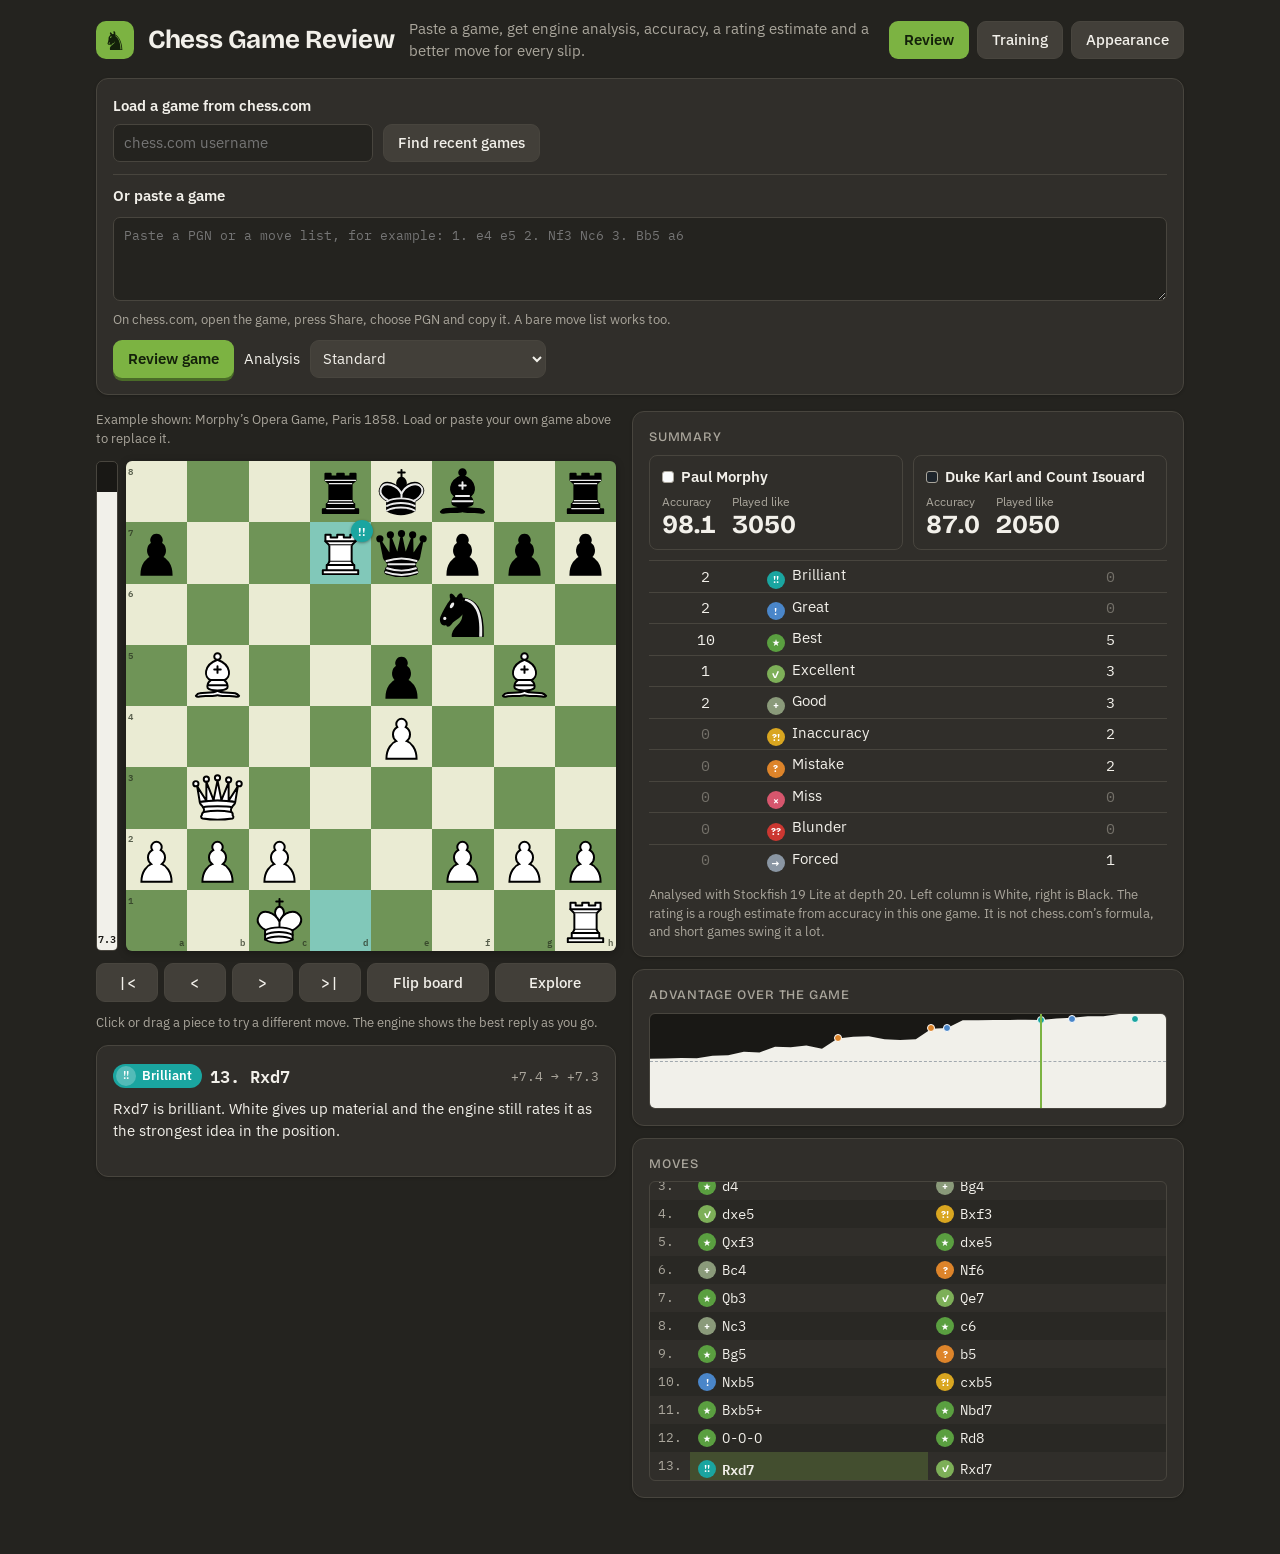
<file: index.html>
<!DOCTYPE html>
<html lang="en">
<head>
<meta charset="utf-8">
<meta name="viewport" content="width=device-width, initial-scale=1">
<title>Chess Game Review</title>
<link rel="manifest" href="manifest.webmanifest">
<meta name="theme-color" content="#24231f">
<link rel="icon" type="image/png" href="icon-192.png">
<link rel="apple-touch-icon" href="icon-180.png">
<meta name="apple-mobile-web-app-capable" content="yes">
<meta name="mobile-web-app-capable" content="yes">
<meta name="apple-mobile-web-app-title" content="Game Review">
<link rel="preconnect" href="https://fonts.googleapis.com">
<link href="https://fonts.googleapis.com/css2?family=Bricolage+Grotesque:opsz,wght@12..96,500;12..96,700&family=IBM+Plex+Mono:wght@400;600&family=IBM+Plex+Sans:wght@400;500;600&display=swap" rel="stylesheet">
<script src="appearance.js"></script>
<link rel="stylesheet" href="style.css">
</head>
<body>
<div class="wrap">
  <header class="top">
    <span class="logo" aria-hidden="true">♞</span>
    <h1>Chess Game Review</h1>
    <p>Paste a game, get engine analysis, accuracy, a rating estimate and a better move for every slip.</p>
    <div class="top-nav">
      <a class="btn sel" href="index.html" aria-current="page">Review</a>
      <a class="btn" href="training.html">Training</a>
      <button id="colors-btn" aria-expanded="false" aria-controls="colors">Appearance</button>
    </div>
  </header>

  <section class="panel colors" id="colors" aria-label="Appearance" hidden></section>

  <section class="panel input" aria-label="Game input">
    <div class="lookup">
      <label for="cc-user">Load a game from chess.com</label>
      <div class="input-row">
        <input id="cc-user" type="text" placeholder="chess.com username" autocomplete="off" autocapitalize="none" spellcheck="false">
        <button id="cc-find">Find recent games</button>
      </div>
      <p class="status" id="cc-status" hidden></p>
      <div class="games" id="cc-games" hidden></div>
    </div>
    <label for="pgn">Or paste a game</label>
    <textarea id="pgn" spellcheck="false" placeholder="Paste a PGN or a move list, for example: 1. e4 e5 2. Nf3 Nc6 3. Bb5 a6"></textarea>
    <p class="hint">On chess.com, open the game, press Share, choose PGN and copy it. A bare move list works too.</p>
    <div class="input-row">
      <button class="primary" id="go">Review game</button>
      <label for="depth" style="font-weight:400">Analysis</label>
      <select id="depth">
        <option value="quick">Quick</option>
        <option value="standard" selected>Standard</option>
        <option value="deep">Deep (slower, most accurate)</option>
      </select>
      <div class="progress" id="progress" hidden>
        <div class="bar"><i id="progbar"></i></div>
        <span id="progtext"></span>
        <button id="cancel">Cancel</button>
      </div>
    </div>
    <p class="error" id="error" role="alert" hidden></p>
  </section>

  <div class="main">
    <div class="left">
      <p class="example-note" id="note"></p>
      <div class="board-row">
        <div class="evalbar" id="evalbar" aria-hidden="true"><b class="b" id="evb"></b><i id="evfill"></i><b class="w" id="evw"></b></div>
        <div class="board" id="board" aria-label="Chess board"></div>
      </div>
      <div class="nav">
        <button id="first" aria-label="Start of game">|&lt;</button>
        <button id="prev" aria-label="Previous move">&lt;</button>
        <button id="next" aria-label="Next move">&gt;</button>
        <button id="last" aria-label="End of game">&gt;|</button>
        <button id="flip" class="wide">Flip board</button>
        <button id="explore" class="wide">Explore</button>
      </div>
      <p class="example-note">Click or drag a piece to try a different move. The engine shows the best reply as you go.</p>
      <section class="panel verdict" id="verdict" aria-live="polite"></section>
    </div>

    <div class="right">
      <section class="panel">
        <h2>Summary</h2>
        <div id="summary" style="margin-top:8px"></div>
      </section>
      <section class="panel">
        <h2>Advantage over the game</h2>
        <div class="graph" id="graph" title="Click to jump to a move"></div>
      </section>
      <section class="panel">
        <h2>Moves</h2>
        <div class="moves" id="moves"></div>
      </section>
    </div>
  </div>
</div>

<script src="chess.js"></script>
<script id="core">
/* Review core: no DOM in here, so the same code runs in tests. Needs the global Chess. */
var Review = (function () {
  var VAL = { p: 1, n: 3, b: 3, r: 5, q: 9, k: 100 };
  var START = 'rnbqkbnr/pppppppp/8/8/8/8/PPPPPPPP/RNBQKBNR w KQkq - 0 1';
  var CLASSES = [
    { id: 'brilliant', label: 'Brilliant', sym: '!!' },
    { id: 'great', label: 'Great', sym: '!' },
    { id: 'best', label: 'Best', sym: '★' },
    { id: 'excellent', label: 'Excellent', sym: '✓' },
    { id: 'good', label: 'Good', sym: '+' },
    { id: 'inaccuracy', label: 'Inaccuracy', sym: '?!' },
    { id: 'mistake', label: 'Mistake', sym: '?' },
    { id: 'miss', label: 'Miss', sym: '×' },
    { id: 'blunder', label: 'Blunder', sym: '??' },
    { id: 'forced', label: 'Forced', sym: '→' }
  ];

  function cleanPgn(text) {
    var t = String(text || '').replace(/\r\n?/g, '\n').replace(/\{[^}]*\}/g, ' ').replace(/\$\d+/g, ' ');
    var head = [], body = [];
    t.split('\n').forEach(function (line) {
      var s = line.trim();
      if (!s) return;
      if (/^\[[A-Za-z0-9_]+\s+".*"\]$/.test(s)) head.push(s); else body.push(s);
    });
    return (head.length ? head.join('\n') + '\n\n' : '') + body.join(' ');
  }

  /* Static exchange on one square: what the side to move wins by capturing there. */
  function see(g, sq) {
    var caps = g.moves({ verbose: true }).filter(function (m) {
      return m.to === sq && m.captured && m.flags.indexOf('e') < 0;
    });
    if (!caps.length) return 0;
    caps.sort(function (a, b) { return VAL[a.piece] - VAL[b.piece]; });
    var m = caps[0], gain = VAL[m.captured];
    g.move({ from: m.from, to: m.to, promotion: m.promotion });
    var v = Math.max(0, gain - see(g, sq));
    g.undo();
    return v;
  }

  function parseGame(text) {
    var pgn = cleanPgn(text);
    if (!pgn) throw new Error('Paste a PGN or a move list first.');
    var c = new Chess();
    if (!c.load_pgn(pgn, { sloppy: true })) {
      throw new Error('That text could not be read as a chess game. Paste the PGN from chess.com (Share, then PGN), or a move list like 1. e4 e5 2. Nf3.');
    }
    var headers = c.header(), hist = c.history({ verbose: true });
    if (!hist.length) throw new Error('No moves were found in that text.');
    var start = headers.FEN || START;
    var g = new Chess(start), moves = [];
    hist.forEach(function (h) {
      var fenBefore = g.fen(), legal = g.moves().length;
      var m = g.move({ from: h.from, to: h.to, promotion: h.promotion });
      var sac = 0;
      if (m.piece !== 'p' && !g.in_checkmate()) sac = see(g, m.to) - (m.captured ? VAL[m.captured] : 0);
      moves.push({
        san: m.san, uci: m.from + m.to + (m.promotion || ''), from: m.from, to: m.to,
        color: m.color, piece: m.piece, captured: m.captured || null,
        fenBefore: fenBefore, fenAfter: g.fen(), legal: legal, sac: sac,
        terminal: g.in_checkmate() ? 'mate' : (g.in_stalemate() || g.insufficient_material() ? 'draw' : null)
      });
    });
    return { headers: headers, moves: moves, start: start };
  }

  /* One UCI "info" line -> {depth, multipv, cp, mate, pv} or null. */
  function parseInfo(line) {
    if (line.indexOf('info ') !== 0 || line.indexOf(' pv ') < 0 || /bound/.test(line)) return null;
    var d = / depth (\d+)/.exec(line), mp = / multipv (\d+)/.exec(line);
    var cp = / score cp (-?\d+)/.exec(line), mt = / score mate (-?\d+)/.exec(line);
    if (!d || (!cp && !mt)) return null;
    var pv = [], toks = line.split(' pv ')[1].trim().split(/\s+/);
    for (var i = 0; i < toks.length; i++) {
      if (!/^[a-h][1-8][a-h][1-8][qrbn]?$/.test(toks[i])) break;
      pv.push(toks[i]);
    }
    return { depth: +d[1], multipv: mp ? +mp[1] : 1, cp: cp ? +cp[1] : null, mate: mt ? +mt[1] : null, pv: pv };
  }

  /* Engine lines are from the side to move; store everything from White's side. */
  function toEval(fen, lines) {
    var sign = fen.split(' ')[1] === 'w' ? 1 : -1;
    function conv(l) { return { cp: l.cp == null ? null : sign * l.cp, mate: l.mate == null ? null : sign * l.mate }; }
    var a = lines[1], e = conv(a);
    e.best = a.pv[0]; e.pv = a.pv.slice(0, 8);
    e.second = lines[2] ? conv(lines[2]) : null;
    e.secondMove = lines[2] && lines[2].pv.length ? lines[2].pv[0] : null;
    return e;
  }
  function terminalEval(move) {
    if (move.terminal === 'mate') return { terminal: 'mate', loser: move.color === 'w' ? 'b' : 'w' };
    return { terminal: 'draw', cp: 0, mate: null };
  }

  function winWhite(ev) {
    if (ev.terminal === 'mate') return ev.loser === 'w' ? 0 : 100;
    if (ev.mate != null) return ev.mate > 0 ? 100 : 0;
    var cp = Math.max(-1000, Math.min(1000, ev.cp));
    return 50 + 50 * (2 / (1 + Math.exp(-0.00368208 * cp)) - 1);
  }
  function winFor(color, ev) { var w = winWhite(ev); return color === 'w' ? w : 100 - w; }
  function fmtEval(ev) {
    if (ev.terminal === 'mate') return ev.loser === 'w' ? '0-1' : '1-0';
    if (ev.terminal === 'draw') return '½-½';
    if (ev.mate != null) return (ev.mate > 0 ? '+' : '-') + 'M' + Math.abs(ev.mate);
    var v = ev.cp / 100;
    return (v > 0 ? '+' : v < 0 ? '-' : '') + Math.abs(v).toFixed(1);
  }
  function moveAccuracy(loss) { return Math.max(0, Math.min(100, 103.1668 * Math.exp(-0.04354 * loss) - 3.1669)); }

  /* Accuracy -> rating. A hand-set curve, not chess.com's formula. Edit the points to recalibrate. */
  var RATING_CURVE = [[20, 100], [40, 350], [50, 550], [60, 800], [70, 1150], [78, 1500], [84, 1850], [89, 2200], [93, 2500], [96, 2800], [99, 3200]];
  function ratingFromAccuracy(acc) {
    var c = RATING_CURVE;
    if (acc <= c[0][0]) return c[0][1];
    for (var i = 1; i < c.length; i++) {
      if (acc <= c[i][0]) {
        var t = (acc - c[i - 1][0]) / (c[i][0] - c[i - 1][0]);
        return Math.round((c[i - 1][1] + t * (c[i][1] - c[i - 1][1])) / 50) * 50;
      }
    }
    return c[c.length - 1][1];
  }

  function sanLine(fen, pv, max) {
    var g = new Chess(fen), out = [];
    for (var i = 0; i < pv.length && i < max; i++) {
      var m = g.move({ from: pv[i].slice(0, 2), to: pv[i].slice(2, 4), promotion: pv[i][4] });
      if (!m) break;
      out.push(m.san);
    }
    return out;
  }

  function classify(m, prev, evB, evA) {
    var c = m.color, wb = m.winBefore, wa = m.winAfter, loss = m.loss;
    if (m.legal === 1) return 'forced';
    var playedBest = evB.best === m.uci;
    var matingSac = evB.mate != null && (c === 'w' ? evB.mate > 0 : evB.mate < 0) && m.sac >= 3;
    if ((playedBest || loss < 2) && m.sac >= 2 && wa >= 40 && (wb <= 97 || matingSac)) return 'brilliant';
    if (playedBest && evB.second && wb <= 97 && wa >= 30) {
      var recapture = prev && prev.captured && m.captured && prev.to === m.to;
      if (!recapture && wb - winFor(c, evB.second) >= 15) return 'great';
    }
    if (playedBest || loss < 0.5) return 'best';
    if (loss < 2) return 'excellent';
    if (loss < 5) return 'good';
    var chance = prev && (prev.cls === 'mistake' || prev.cls === 'blunder');
    if (loss >= 10 && chance && wb >= 60 && wa >= 45) return 'miss';
    if (loss < 10) return 'inaccuracy';
    if (loss < 20) return 'mistake';
    return 'blunder';
  }

  function describe(m, evB, evA) {
    var s = m.san, b = m.bestSan, side = m.color === 'w' ? 'White' : 'Black';
    var swing = ' The evaluation goes from ' + fmtEval(evB) + ' to ' + fmtEval(evA) + '.';
    function why() {
      if (evA.terminal === 'draw') return ' It ends the game in a draw.';
      var mateAgainst = evA.mate != null && (m.color === 'w' ? evA.mate < 0 : evA.mate > 0);
      var hadMate = evB.mate != null && (m.color === 'w' ? evB.mate < 0 : evB.mate > 0);
      if (mateAgainst && !hadMate) return ' It allows a forced mate in ' + Math.abs(evA.mate) + '.';
      if (m.replySan) return (m.replySan.indexOf('x') >= 0 ? ' It runs into ' : ' The strongest reply is ') + m.replySan + '.' + swing;
      return swing;
    }
    switch (m.cls) {
      case 'forced': return s + ' is the only legal move.';
      case 'brilliant': return s + ' is brilliant. ' + side + ' gives up material and the engine still rates it as the strongest idea in the position.';
      case 'great': return s + ' is a great move. It is the only move that holds ' + side + '’s position here, and every alternative is clearly worse.';
      case 'best': return s + ' is the best move in the position.';
      case 'excellent': return s + ' is excellent.' + (b && b !== s ? ' The engine’s first choice was ' + b + ', with almost nothing between them.' : '');
      case 'good': return s + ' is a good move.' + (b && b !== s ? ' ' + b + ' was slightly stronger.' : '');
      case 'inaccuracy': return s + ' is an inaccuracy. ' + b + ' was stronger.' + swing;
      case 'mistake': return s + ' is a mistake. ' + b + ' was the move.' + why();
      case 'blunder': return s + ' is a blunder. ' + b + ' was the move.' + why();
      case 'miss': return s + ' misses a chance. ' + b + ' would have punished the last move.' + swing;
    }
    return s;
  }

  /* evals[i] is the engine's view of the position before move i; evals[n] is the final position. */
  function buildReview(game, evals) {
    var out = [], sides = { w: [], b: [] };
    game.moves.forEach(function (mv, i) {
      var m = {}; for (var k in mv) m[k] = mv[k];
      var evB = evals[i], evA = evals[i + 1];
      m.winBefore = winFor(m.color, evB);
      m.winAfter = winFor(m.color, evA);
      m.loss = evB.best === m.uci ? 0 : Math.max(0, m.winBefore - m.winAfter);
      m.acc = moveAccuracy(m.loss);
      m.whiteWin = winWhite(evA);
      m.evalText = fmtEval(evA);
      m.evalBefore = fmtEval(evB);
      var line = evB.pv ? sanLine(m.fenBefore, evB.pv, 6) : [];
      m.bestSan = line[0] || null; m.bestLine = line; m.bestUci = evB.best || null;
      m.replySan = evA.pv ? (sanLine(m.fenAfter, evA.pv, 1)[0] || null) : null;
      m.cls = classify(m, out[i - 1], evB, evA);
      m.text = describe(m, evB, evA);
      out.push(m); sides[m.color].push(m);
    });
    function side(list) {
      var counts = {}; CLASSES.forEach(function (c) { counts[c.id] = 0; });
      if (!list.length) return { acc: null, rating: null, counts: counts };
      var sum = 0, inv = 0;
      list.forEach(function (m) { counts[m.cls]++; sum += m.acc; inv += 1 / Math.max(m.acc, 1); });
      var acc = (sum / list.length + list.length / inv) / 2;
      return { acc: acc, rating: ratingFromAccuracy(acc), counts: counts };
    }
    return { moves: out, w: side(sides.w), b: side(sides.b), startEval: evals[0] };
  }

  return { CLASSES: CLASSES, START: START, parseGame: parseGame, parseInfo: parseInfo, toEval: toEval, terminalEval: terminalEval,
    buildReview: buildReview, sanLine: sanLine, winWhite: winWhite, fmtEval: fmtEval, ratingFromAccuracy: ratingFromAccuracy };
})();
</script>
<script>
(function () {
  var SAMPLE_PGN = '[Event "A night at the opera"]\n[Site "Paris"]\n[Date "1858.??.??"]\n[White "Paul Morphy"]\n[Black "Duke Karl and Count Isouard"]\n[Result "1-0"]\n\n1. e4 e5 2. Nf3 d6 3. d4 Bg4 4. dxe5 Bxf3 5. Qxf3 dxe5 6. Bc4 Nf6 7. Qb3 Qe7 8. Nc3 c6 9. Bg5 b5 10. Nxb5 cxb5 11. Bxb5+ Nbd7 12. O-O-O Rd8 13. Rxd7 Rxd7 14. Rd1 Qe6 15. Bxd7+ Nxd7 16. Qb8+ Nxb8 17. Rd8# 1-0';
  var SAMPLE_EVALS = /*SAMPLE*/[{"cp":26,"mate":null,"best":"e2e4","pv":["e2e4","e7e5","g1f3","b8c6","d2d4","e5d4","f3d4","g8f6"],"second":{"cp":19,"mate":null}},{"cp":30,"mate":null,"best":"e7e5","pv":["e7e5","g1f3","b8c6","d2d4","e5d4","f3d4","g8f6","d4c6"],"second":{"cp":40,"mate":null}},{"cp":35,"mate":null,"best":"g1f3","pv":["g1f3","g8f6","f3e5","d7d6","e5f3","f6e4","d2d4","d6d5"],"second":{"cp":13,"mate":null}},{"cp":31,"mate":null,"best":"b8c6","pv":["b8c6","f1b5","a7a6","b5a4","g8f6","e1g1","d7d6","f1e1"],"second":{"cp":39,"mate":null}},{"cp":61,"mate":null,"best":"d2d4","pv":["d2d4","b8d7","f1c4","g8f6","d4e5","d7e5","f3e5","d6e5"],"second":{"cp":41,"mate":null}},{"cp":66,"mate":null,"best":"e5d4","pv":["e5d4","f3d4","c7c5","d4f3","g8f6","b1c3","f8e7","c1f4"],"second":{"cp":68,"mate":null}},{"cp":107,"mate":null,"best":"c1e3","pv":["c1e3","e5d4","d1d4","b8c6","d4d2","g7g6","b1c3","f8g7"],"second":{"cp":105,"mate":null}},{"cp":99,"mate":null,"best":"b8c6","pv":["b8c6","e5d6","f8d6","h2h3","g4h5","b1c3","g8f6","f1b5"],"second":{"cp":117,"mate":null}},{"cp":170,"mate":null,"best":"d1f3","pv":["d1f3","d6e5","f3b3","b7b6","c1e3","c7c6","f1c4","d8f6"],"second":{"cp":94,"mate":null}},{"cp":164,"mate":null,"best":"d6e5","pv":["d6e5","f3b3","b8d7","c1e3","f8c5","e3c5","d7c5","b3b5"],"second":{"cp":205,"mate":null}},{"cp":187,"mate":null,"best":"f3b3","pv":["f3b3","b8d7","c1e3","f8c5","e3c5","d7c5","b3b5","c5d7"],"second":{"cp":156,"mate":null}},{"cp":146,"mate":null,"best":"d8f6","pv":["d8f6","f3b3","b8d7","b3b7","a8b8","b7a6","f6a6","c4a6"],"second":{"cp":154,"mate":null}},{"cp":284,"mate":null,"best":"f3b3","pv":["f3b3","d8e7","b3b7","e7b4","b7b4","f8b4","e1e2","e8e7"],"second":{"cp":99,"mate":null}},{"cp":310,"mate":null,"best":"f8c5","pv":["f8c5","c4f7","e8f8","f7d5","c7c6","b3b7","c6d5","b7a8"],"second":{"cp":318,"mate":null}},{"cp":320,"mate":null,"best":"b3b7","pv":["b3b7","e7b4","b7b4","f8b4","c1d2","b4d2","b1d2","e8e7"],"second":{"cp":276,"mate":null}},{"cp":273,"mate":null,"best":"c7c6","pv":["c7c6","c1g5","b8a6","c4a6","b7a6","g5f6","g7f6","e1g1"],"second":{"cp":363,"mate":null}},{"cp":261,"mate":null,"best":"c1g5","pv":["c1g5","b8a6","c4a6","b7a6","g5f6","g7f6","a1d1","e7b4"],"second":{"cp":232,"mate":null}},{"cp":271,"mate":null,"best":"e8d8","pv":["e8d8","c4f7","d8c7","e1c1","b8d7","a2a4","h7h6","g5e3"],"second":{"cp":276,"mate":null}},{"cp":456,"mate":null,"best":"c3b5","pv":["c3b5","e7b4","b3b4","f8b4","c2c3","c6b5","c4b5","e8e7"],"second":{"cp":145,"mate":null}},{"cp":476,"mate":null,"best":"e7b4","pv":["e7b4","b3b4","f8b4","c2c3","c6b5","c4b5","e8e7","c3b4"],"second":{"cp":591,"mate":null}},{"cp":716,"mate":null,"best":"c4b5","pv":["c4b5","b8d7","e1c1","e7c5","g5f6","f8d6","b5d7","e8d7"],"second":{"cp":60,"mate":null}},{"cp":723,"mate":null,"best":"e8d8","pv":["e8d8","e1c1","d8c8","d1d3","e7b4","d3c3","c8b7","b3f7"],"second":{"cp":746,"mate":null}},{"cp":735,"mate":null,"best":"e1c1","pv":["e1c1","e7c5","g5f6","g7f6","b5d7","e8e7","c1b1","f8h6"],"second":{"cp":370,"mate":null}},{"cp":734,"mate":null,"best":"a8b8","pv":["a8b8","g5f6","b8b5","b3b5","g7f6","d1d3","f6f5","h1d1"],"second":{"cp":736,"mate":null}},{"cp":741,"mate":null,"best":"d1d7","pv":["d1d7","f6d7","g5e7","f8e7","b5d7","d8d7","b3b8","d7d8"],"second":{"cp":571,"mate":null}},{"cp":735,"mate":null,"best":"f6d7","pv":["f6d7","g5e7","f8e7","b5d7","d8d7","b3b8","d7d8","b8e5"],"second":{"cp":792,"mate":null}},{"cp":808,"mate":null,"best":"h1d1","pv":["h1d1","e7d6","d1d6","f8d6","g5f6","e8g8","b5d7","g7f6"],"second":{"cp":259,"mate":null}},{"cp":869,"mate":null,"best":"e7d6","pv":["e7d6","d1d6","f8d6","g5f6","g7f6","b3h3","f6f5","h3f5"],"second":{"cp":869,"mate":null}},{"cp":1200,"mate":null,"best":"b5d7","pv":["b5d7","e6d7","b3b8","e8e7","b8e5","e7d8","e5b8","d8e7"],"second":{"cp":800,"mate":null}},{"cp":1122,"mate":null,"best":"e6d7","pv":["e6d7","b3b8","e8e7","b8e5","e7d8","d1d7","d8d7","e5b5"],"second":{"cp":null,"mate":4}},{"cp":null,"mate":2,"best":"b3b8","pv":["b3b8","d7b8","d1d8"],"second":{"cp":359,"mate":null}},{"cp":null,"mate":1,"best":"d7b8","pv":["d7b8","d1d8"],"second":null},{"cp":null,"mate":1,"best":"d1d8","pv":["d1d8"],"second":{"cp":-1151,"mate":null}},{"terminal":"mate","loser":"b"}]/*END*/;

  var $ = function (id) { return document.getElementById(id); };
  var GLYPH = { k: '♚', q: '♛', r: '♜', b: '♝', n: '♞', p: '♟' };
  var CLS = {}; Review.CLASSES.forEach(function (c) { CLS[c.id] = c; });
  var NOTABLE = { brilliant: 1, great: 1, miss: 1, mistake: 1, blunder: 1 };
  /* explore is null on the game's own moves, or { moves: [...], pos: n } while trying a side line from move `sel`. */
  var state = { game: null, review: null, sel: -1, flip: false, running: false, cancel: false, engineNote: '', explore: null, me: null };
  /* Search depth per engine. "new" is Stockfish 19 (WebAssembly); "old" is the Stockfish 10 fallback, which is much slower per ply. */
  var DEPTHS = { 'new': { quick: 12, standard: 16, deep: 18 }, 'old': { quick: 10, standard: 12, deep: 14 } };
  var engine = null, engineReady = null;
  var pick = null;      /* piece picked up on the board: { from, targets, ghost, down } */
  var exCache = {};     /* engine results for explored positions, by FEN */
  var exJob = { busy: false, fen: null, stopped: false, promise: null };

  function el(tag, cls, text) { var e = document.createElement(tag); if (cls) e.className = cls; if (text != null) e.textContent = text; return e; }
  function paint(e, c) { e.style.setProperty('--hl', 'var(--c-' + c + ')'); e.style.setProperty('--hl-ink', 'var(--ci-' + c + ', #fff)'); }
  function glyph(type) { return GLYPH[type] + '\uFE0E'; }

  /* ---------- engine ---------- */
  function Engine(file, kind) {
    var self = this;
    this.lines = {}; this.done = null; this.onInfo = null; this.waiters = []; this.kind = kind; this.name = '';
    this.worker = new Worker(file);
    this.failed = new Promise(function (_, rej) { self.worker.onerror = function () { rej(new Error('The engine could not start in this browser.')); }; });
    this.failed.catch(function () {});
    this.worker.onmessage = function (e) {
      var line = typeof e.data === 'string' ? e.data : '';
      if (line.indexOf('id name ') === 0) self.name = line.slice(8).trim();
      var info = Review.parseInfo(line);
      if (info) { self.lines[info.multipv] = info; if (self.onInfo) self.onInfo(); return; }
      if (line.indexOf('bestmove') === 0 && self.done) { var d = self.done; self.done = null; d(self.lines); return; }
      for (var i = 0; i < self.waiters.length; i++) {
        if (line.indexOf(self.waiters[i].key) === 0) { self.waiters.splice(i, 1)[0].res(); break; }
      }
    };
  }
  Engine.prototype.send = function (s) { this.worker.postMessage(s); };
  Engine.prototype.wait = function (key, ms) {
    var self = this;
    var got = new Promise(function (res) { self.waiters.push({ key: key, res: res }); });
    var slow = new Promise(function (_, rej) { setTimeout(function () { rej(new Error('The engine did not respond. Reload the page and try again.')); }, ms || 30000); });
    return Promise.race([got, slow, this.failed]);
  };
  Engine.prototype.init = function () {
    var self = this;
    this.send('uci');
    return this.wait('uciok', 20000).then(function () {
      self.send('setoption name MultiPV value 2');
      if (self.kind === 'new') self.send('setoption name Hash value 64');
      self.send('isready');
      return self.wait('readyok');
    });
  };
  Engine.prototype.analyse = function (fen, depth) {
    var self = this;
    this.lines = {};
    var p = new Promise(function (res) { self.done = res; });
    this.send('position fen ' + fen);
    this.send('go depth ' + depth);
    return Promise.race([p, this.failed]);
  };

  /* Try the current Stockfish first; if this browser cannot run it, fall back to the old pure-JavaScript build. */
  function startEngine() {
    var first = null;
    return Promise.resolve().then(function () {
      first = new Engine('stockfish-19-lite-single.js', 'new');
      return first.init().then(function () { return first; });
    }).catch(function () {
      try { if (first) first.worker.terminate(); } catch (e) {}
      var old = new Engine('stockfish.js', 'old');
      return old.init().then(function () { return old; });
    });
  }

  function getEngine() {
    if (!engineReady) engineReady = startEngine().then(function (e) { engine = e; return e; }, function (err) { engineReady = null; throw err; });
    return engineReady;
  }

  function analyseGame(game, level) {
    var n = game.moves.length, evals = [], depth = 12;
    /* The one engine is shared with exploring, so let any search for a side line finish stopping first. */
    var ready = getEngine().then(function () {
      if (exJob.busy) { exJob.stopped = true; engine.send('stop'); return exJob.promise; }
    });
    function step(i) {
      if (state.cancel) return Promise.reject(new Error('cancelled'));
      if (i > n) return Promise.resolve(evals);
      $('progbar').style.width = Math.round(100 * i / (n + 1)) + '%';
      $('progtext').textContent = 'Position ' + (i + 1) + ' of ' + (n + 1);
      var last = i > 0 ? game.moves[i - 1] : null;
      if (last && last.terminal) { evals.push(Review.terminalEval(last)); return step(i + 1); }
      var fen = i === 0 ? game.start : last.fenAfter;
      return engine.analyse(fen, depth).then(function (lines) {
        if (!lines[1]) throw new Error('The engine returned no result for move ' + i + '.');
        evals.push(Review.toEval(fen, lines));
        return step(i + 1);
      });
    }
    return ready.then(function () {
      depth = DEPTHS[engine.kind][level] || DEPTHS[engine.kind].standard;
      state.engineNote = 'Analysed with ' + (engine.name || 'Stockfish') + ' at depth ' + depth + '.';
      engine.send('ucinewgame');
      return step(0);
    });
  }

  /* ---------- rendering ---------- */
  function baseFen() { return state.sel < 0 ? state.game.start : state.game.moves[state.sel].fenAfter; }
  function currentFen() { var x = state.explore; return x && x.pos > 0 ? x.moves[x.pos - 1].fenAfter : baseFen(); }
  function sqXY(sq) {
    var f = sq.charCodeAt(0) - 97, r = +sq[1] - 1;
    return state.flip ? { x: 7 - f, y: r } : { x: f, y: 7 - r };
  }

  function renderBoard() {
    var board = $('board'); board.textContent = '';
    var g = new Chess(currentFen()), turn = g.turn(), x = state.explore;
    var mv = null;
    if (x && x.pos > 0) mv = x.moves[x.pos - 1];
    else if (state.sel >= 0) mv = state.review ? state.review.moves[state.sel] : state.game.moves[state.sel];
    for (var y = 0; y < 8; y++) for (var c = 0; c < 8; c++) {
      var f = state.flip ? 7 - c : c, r = state.flip ? y : 7 - y;
      var name = String.fromCharCode(97 + f) + (r + 1);
      var sq = el('div', 'sq ' + ((f + r) % 2 ? 'l' : 'd')); sq.dataset.sq = name;
      if (c === 0) sq.appendChild(el('span', 'co r', String(r + 1)));
      if (y === 7) sq.appendChild(el('span', 'co f', String.fromCharCode(97 + f)));
      if (mv && (name === mv.from || name === mv.to)) { sq.classList.add('hl'); paint(sq, mv.cls || 'move'); }
      var p = g.get(name);
      if (p) { sq.appendChild(el('span', 'pc ' + p.color + ' t-' + p.type, glyph(p.type))); if (p.color === turn) sq.classList.add('mine'); }
      if (mv && mv.cls && name === mv.to) sq.appendChild(el('span', 'badge', CLS[mv.cls].sym));
      board.appendChild(sq);
    }
    markPick(); drawArrow(); renderEvalBar();
  }

  /* Show the picked-up piece and where it can go, without rebuilding the board (a drag may be in progress). */
  function markPick() {
    var sqs = $('board').querySelectorAll('.sq');
    for (var i = 0; i < sqs.length; i++) {
      var s = sqs[i], name = s.dataset.sq, pc = s.querySelector('.pc');
      var target = !!(pick && pick.targets[name]);
      s.classList.toggle('pk', !!pick && pick.from === name);
      s.classList.toggle('tg', target);
      s.classList.toggle('cap', target && !!pc);
      if (pc) pc.classList.toggle('lift', !!pick && !!pick.ghost && pick.from === name);
    }
  }

  /* One arrow. On the game's moves: the better move when the played one lost ground. While exploring: the best next move. */
  function drawArrow() {
    var board = $('board'), old = board.querySelector('svg');
    if (old) board.removeChild(old);
    var uci = null;
    if (state.explore) { var c = exGet(currentFen()); if (c && c.ev && c.ev.best) uci = c.ev.best; }
    else if (state.sel >= 0 && state.review) {
      var mv = state.review.moves[state.sel];
      if (mv.bestUci && mv.bestUci !== mv.uci && mv.loss >= 2) uci = mv.bestUci;
    }
    if (!uci) return;
    var a = sqXY(uci.slice(0, 2)), b = sqXY(uci.slice(2, 4));
    var ns = 'http://www.w3.org/2000/svg', svg = document.createElementNS(ns, 'svg');
    svg.setAttribute('viewBox', '0 0 8 8');
    var dx = b.x - a.x, dy = b.y - a.y, len = Math.sqrt(dx * dx + dy * dy), ux = dx / len, uy = dy / len;
    var x1 = a.x + 0.5 + ux * 0.2, y1 = a.y + 0.5 + uy * 0.2, x2 = b.x + 0.5 - ux * 0.38, y2 = b.y + 0.5 - uy * 0.38;
    var ln = document.createElementNS(ns, 'line');
    ln.setAttribute('x1', x1); ln.setAttribute('y1', y1); ln.setAttribute('x2', x2); ln.setAttribute('y2', y2);
    ln.style.stroke = 'var(--arrow)'; ln.setAttribute('stroke-width', '0.17'); ln.setAttribute('stroke-linecap', 'round'); ln.setAttribute('opacity', '0.85');
    var tip = document.createElementNS(ns, 'polygon');
    var tx = b.x + 0.5 - ux * 0.1, ty = b.y + 0.5 - uy * 0.1, px = -uy * 0.2, py = ux * 0.2;
    tip.setAttribute('points', tx + ',' + ty + ' ' + (x2 + px) + ',' + (y2 + py) + ' ' + (x2 - px) + ',' + (y2 - py));
    tip.style.fill = 'var(--arrow)'; tip.setAttribute('opacity', '0.85');
    svg.appendChild(ln); svg.appendChild(tip); board.appendChild(svg);
  }

  function renderEvalBar() {
    var bar = $('evalbar'); bar.classList.toggle('flip', state.flip);
    var w = null, txt = '';
    if (state.explore) {
      var c = exGet(currentFen());
      if (!c || !c.ev) return;   /* keep the last reading until the engine reports */
      w = Review.winWhite(c.ev); txt = Review.fmtEval(c.ev);
    } else if (state.review) {
      w = state.sel < 0 ? Review.winWhite(state.review.startEval) : state.review.moves[state.sel].whiteWin;
      txt = state.sel < 0 ? Review.fmtEval(state.review.startEval) : state.review.moves[state.sel].evalText;
    }
    if (w == null) { $('evfill').style.height = '50%'; $('evw').textContent = ''; $('evb').textContent = ''; return; }
    $('evfill').style.height = Math.max(3, Math.min(97, w)) + '%';
    var short = txt.replace(/^[+-]/, '');
    $('evw').textContent = w >= 50 ? short : ''; $('evb').textContent = w < 50 ? short : '';
  }

  /* ---------- exploring side lines ---------- */
  /* What is known about a position: a finished game, an engine result, or null if the engine has not reported yet. */
  function exGet(fen) {
    var c = exCache[fen];
    if (c) return c;
    var g = new Chess(fen);
    if (g.in_checkmate()) c = { done: true, over: 'Checkmate. ' + (g.turn() === 'w' ? 'Black' : 'White') + ' wins.', ev: { terminal: 'mate', loser: g.turn() } };
    else if (g.in_stalemate()) c = { done: true, over: 'Stalemate. The game is drawn.', ev: { terminal: 'draw', cp: 0, mate: null } };
    else if (g.insufficient_material()) c = { done: true, over: 'Drawn: neither side has enough material to give mate.', ev: { terminal: 'draw', cp: 0, mate: null } };
    if (c) exCache[fen] = c;
    return c || null;
  }
  function exStore(fen, lines, done, target) {
    var a = lines[1];
    if (!a || !a.pv.length) return;
    var use = { 1: a };
    if (lines[2] && lines[2].depth === a.depth && lines[2].pv[0] !== a.pv[0]) use[2] = lines[2];
    exCache[fen] = { ev: Review.toEval(fen, use), depth: a.depth, target: target, done: done,
      also: use[2] ? (Review.sanLine(fen, use[2].pv, 1)[0] || null) : null };
    if (state.explore && currentFen() === fen) scheduleLive();
  }
  /* The position the engine should be looking at for the explorer right now, if any. */
  function exNeed() {
    if (!state.explore || state.running) return null;
    var fen = currentFen(), c = exGet(fen);
    return c && c.done ? null : fen;
  }
  function exPump() {
    var fen = exNeed();
    if (exJob.busy) {
      if (exJob.fen !== fen) { exJob.stopped = true; if (engine) engine.send('stop'); }
      return;
    }
    if (!fen) return;
    exJob.busy = true; exJob.fen = fen; exJob.stopped = false;
    exJob.promise = getEngine().then(function (eng) {
      if (exNeed() !== fen) return;
      var depth = DEPTHS[eng.kind][$('depth').value] || DEPTHS[eng.kind].standard;
      eng.onInfo = function () { exStore(fen, eng.lines, false, depth); };
      return eng.analyse(fen, depth).then(function (lines) {
        eng.onInfo = null;
        exStore(fen, lines, !exJob.stopped, depth);
      });
    }).catch(function (err) {
      if (engine) engine.onInfo = null;
      exCache[fen] = { done: true, error: err.message };
      if (state.explore && currentFen() === fen) scheduleLive();
    }).then(function () {
      exJob.busy = false; exJob.fen = null;
      exPump();
    });
  }
  var livePending = false;
  function scheduleLive() {
    if (livePending) return;
    livePending = true;
    requestAnimationFrame(function () { livePending = false; updateExploreLive(); drawArrow(); renderEvalBar(); });
  }

  function refresh() { renderBoard(); renderVerdict(); exPump(); }
  function dropGhost() { if (pick && pick.ghost) { pick.ghost.remove(); pick.ghost = null; } }
  function resetPick() { dropGhost(); pick = null; }
  function exGo(p) {
    var x = state.explore; resetPick();
    x.pos = Math.max(0, Math.min(x.moves.length, p));
    refresh();
  }
  function setExplore(on) {
    resetPick();
    state.explore = on ? { moves: [], pos: 0 } : null;
    refresh();
  }
  function step(d) {
    var x = state.explore;
    if (!x) { select(state.sel + d); return; }
    if (d < 0 && x.pos === 0) setExplore(false); else exGo(x.pos + d);
  }
  function playMove(from, to, promotion) {
    var fen = currentFen(), g = new Chess(fen);
    var m = g.move({ from: from, to: to, promotion: promotion });
    if (!m) return;
    var uci = m.from + m.to + (m.promotion || ''), x = state.explore;
    if (!x) {
      /* Playing the game's own next move just steps forward. Anything else starts a side line. */
      var nx = state.game.moves[state.sel + 1];
      if (nx && nx.uci === uci) { select(state.sel + 1); return; }
      x = state.explore = { moves: [], pos: 0 };
    }
    var same = x.moves[x.pos] && x.moves[x.pos].uci === uci;
    if (!same) {
      x.moves.length = x.pos;
      x.moves.push({ san: m.san, uci: uci, from: m.from, to: m.to, color: m.color, fenBefore: fen, fenAfter: g.fen() });
    }
    exGo(x.pos + 1);
  }

  /* ---------- moving pieces on the board (click a piece then a square, or drag) ---------- */
  function squareAt(cx, cy) {
    var r = $('board').getBoundingClientRect();
    var x = Math.floor((cx - r.left) / r.width * 8), y = Math.floor((cy - r.top) / r.height * 8);
    if (x < 0 || x > 7 || y < 0 || y > 7) return null;
    return String.fromCharCode(97 + (state.flip ? 7 - x : x)) + ((state.flip ? y : 7 - y) + 1);
  }
  function legalFrom(sq) {
    var t = {}, n = 0;
    new Chess(currentFen()).moves({ square: sq, verbose: true }).forEach(function (m) { (t[m.to] = t[m.to] || []).push(m); n++; });
    return n ? t : null;
  }
  function tryMove(to) {
    var m = pick.targets[to][0], from = pick.from;
    resetPick();
    if (!m.promotion) { playMove(from, to); return; }
    markPick();
    var box = el('div', 'promo');
    ['q', 'r', 'b', 'n'].forEach(function (t) {
      var b = el('button'); b.setAttribute('aria-label', 'Promote to ' + { q: 'queen', r: 'rook', b: 'bishop', n: 'knight' }[t]);
      b.appendChild(el('span', 'pc ' + m.color + ' t-' + t, glyph(t)));
      b.addEventListener('click', function () { playMove(from, to, t); });
      box.appendChild(b);
    });
    box.addEventListener('click', function (e) { if (e.target === box) box.remove(); });
    $('board').appendChild(box);
  }
  $('board').addEventListener('pointerdown', function (e) {
    if (!state.game || e.button > 0 || (e.target.closest && e.target.closest('.promo'))) return;
    var sq = squareAt(e.clientX, e.clientY);
    if (!sq) return;
    if (pick && pick.targets[sq]) { e.preventDefault(); tryMove(sq); return; }
    var t = legalFrom(sq);
    resetPick();
    if (t) {
      e.preventDefault();
      pick = { from: sq, targets: t, ghost: null, down: { id: e.pointerId, x: e.clientX, y: e.clientY } };
      try { this.setPointerCapture(e.pointerId); } catch (err) {}
    }
    markPick();
  });
  $('board').addEventListener('pointermove', function (e) {
    if (!pick || !pick.down || pick.down.id !== e.pointerId) return;
    if (!pick.ghost) {
      if (Math.abs(e.clientX - pick.down.x) + Math.abs(e.clientY - pick.down.y) < 6) return;
      var p = new Chess(currentFen()).get(pick.from);
      pick.ghost = el('span', 'pc ' + p.color + ' t-' + p.type + ' ghost', glyph(p.type));
      pick.ghost.style.fontSize = (this.getBoundingClientRect().width * 0.096) + 'px';
      document.body.appendChild(pick.ghost);
      markPick();
    }
    pick.ghost.style.left = e.clientX + 'px'; pick.ghost.style.top = e.clientY + 'px';
  });
  $('board').addEventListener('pointerup', function (e) {
    if (!pick || !pick.down || pick.down.id !== e.pointerId) return;
    var dragged = !!pick.ghost; pick.down = null;
    if (!dragged) return;   /* a plain click leaves the piece selected, ready for a second click */
    var sq = squareAt(e.clientX, e.clientY);
    if (sq && pick.targets[sq]) { tryMove(sq); return; }
    if (sq === pick.from) dropGhost(); else resetPick();
    markPick();
  });
  $('board').addEventListener('pointercancel', function () { if (pick) { dropGhost(); pick.down = null; markPick(); } });

  function renderVerdict() {
    var v = $('verdict'); v.textContent = '';
    $('explore').textContent = state.explore ? 'Exit line' : 'Explore';
    if (state.explore) { renderExplore(v); return; }
    if (!state.review) {
      v.appendChild(el('p', null, state.running ? 'The engine is working through the game. You can step through the moves while you wait.' : 'Press Review game to analyse this game.'));
      return;
    }
    if (state.sel < 0) {
      v.appendChild(el('p', null, 'Starting position. Step through with the arrow keys or the buttons, or click any move in the list.'));
      return;
    }
    var m = state.review.moves[state.sel], c = CLS[m.cls];
    var head = el('div', 'head');
    var pill = el('span', 'pill'); paint(pill, m.cls);
    pill.appendChild(el('i', null, c.sym)); pill.appendChild(document.createTextNode(c.label));
    head.appendChild(pill);
    head.appendChild(el('span', 'mv', Math.floor(state.sel / 2 + 1) + (m.color === 'w' ? '. ' : '… ') + m.san));
    head.appendChild(el('span', 'ev', m.evalBefore + ' → ' + m.evalText));
    v.appendChild(head);
    v.appendChild(el('p', null, m.text));
    if (m.bestSan && m.bestUci !== m.uci && m.cls !== 'forced') {
      var b = el('div', 'better');
      b.appendChild(document.createTextNode('Engine line: '));
      b.appendChild(el('b', null, m.bestSan));
      if (m.bestLine.length > 1) b.appendChild(el('span', 'linepv', ' ' + m.bestLine.slice(1).join(' ')));
      v.appendChild(b);
    }
  }

  function renderExplore(v) {
    var x = state.explore, head = el('div', 'head');
    head.appendChild(el('span', 'pill ex', 'Exploring'));
    var from = 'from the starting position';
    if (state.sel >= 0) { var gm = state.game.moves[state.sel]; from = 'after ' + Math.floor(state.sel / 2 + 1) + (gm.color === 'w' ? '. ' : '… ') + gm.san; }
    head.appendChild(el('span', null, from));
    var ev = el('span', 'ev'); ev.id = 'ex-ev'; head.appendChild(ev);
    v.appendChild(head);
    if (x.moves.length) {
      var line = el('div', 'exline');
      x.moves.forEach(function (m, i) {
        if (m.color === 'w' || i === 0) line.appendChild(el('span', 'n', m.fenBefore.split(' ')[5] + (m.color === 'w' ? '.' : '…')));
        var b = el('button', i + 1 === x.pos ? 'sel' : (i + 1 > x.pos ? 'fut' : ''), m.san);
        b.addEventListener('click', function () { exGo(i + 1); });
        line.appendChild(b);
      });
      v.appendChild(line);
    } else {
      v.appendChild(el('p', null, 'Move a piece on the board to try your own idea, or follow the engine with Play best move.'));
    }
    var live = el('div', 'better'); live.id = 'ex-live'; v.appendChild(live);
    var btns = el('div', 'exbtns');
    var best = el('button', 'primary', 'Play best move'); best.id = 'ex-best';
    best.addEventListener('click', function () {
      var c = exGet(currentFen());
      if (c && c.ev && c.ev.best) playMove(c.ev.best.slice(0, 2), c.ev.best.slice(2, 4), c.ev.best[4]);
    });
    var back = el('button', null, 'Take back'); back.disabled = x.pos === 0;
    back.addEventListener('click', function () { exGo(x.pos - 1); });
    btns.appendChild(best); btns.appendChild(back);
    v.appendChild(btns);
    updateExploreLive();
  }
  /* The part of the explore panel that changes while the engine thinks. The buttons around it are left alone. */
  function updateExploreLive() {
    var box = $('ex-live');
    if (!box || !state.explore) return;
    box.textContent = '';
    var fen = currentFen(), c = exGet(fen);
    $('ex-best').disabled = !(c && c.ev && c.ev.best);
    $('ex-ev').textContent = c && c.ev ? Review.fmtEval(c.ev) : '';
    if (!c) { box.textContent = state.running ? 'The engine is busy reviewing the game. The best move will show here when it finishes.' : 'Finding the best move…'; return; }
    if (c.error) { box.textContent = c.error; return; }
    if (c.over) { box.textContent = c.over; return; }
    var line = Review.sanLine(fen, c.ev.pv, 6);
    box.appendChild(document.createTextNode('Best move for ' + (fen.split(' ')[1] === 'w' ? 'White' : 'Black') + ': '));
    box.appendChild(el('b', null, line[0]));
    if (line.length > 1) box.appendChild(el('span', 'linepv', ' ' + line.slice(1).join(' ')));
    if (c.also) {
      var also = el('div', null, 'Next best: ');
      also.appendChild(el('b', null, c.also));
      also.appendChild(el('span', 'linepv', ' (' + Review.fmtEval(c.ev.second) + ')'));
      box.appendChild(also);
    }
    box.appendChild(el('small', null, c.done || c.depth >= c.target ? 'Engine depth ' + c.depth + '.' : 'Thinking… depth ' + c.depth + ' of ' + c.target + '.'));
  }

  function renderSummary() {
    var s = $('summary'); s.textContent = '';
    var h = state.game.headers, r = state.review;
    var players = el('div', 'players');
    [['w', h.White || 'White', h.WhiteElo], ['b', h.Black || 'Black', h.BlackElo]].forEach(function (p) {
      var card = el('div', 'player'), who = el('div', 'who');
      who.appendChild(el('span', 'chip ' + p[0]));
      who.appendChild(el('span', 'nm', p[1]));
      if (p[2] && /^\d+$/.test(p[2])) who.appendChild(el('span', 'elo', '(' + p[2] + ')'));
      card.appendChild(who);
      var stats = el('div', 'stats'), d = r ? r[p[0]] : null;
      [['Accuracy', d && d.acc != null ? d.acc.toFixed(1) : '–'], ['Played like', d && d.rating != null ? String(d.rating) : '–']].forEach(function (x) {
        var st = el('div', 'stat'); st.appendChild(el('small', null, x[0])); st.appendChild(el('strong', null, x[1])); stats.appendChild(st);
      });
      card.appendChild(stats); players.appendChild(card);
    });
    s.appendChild(players);
    if (!r) { s.appendChild(el('p', 'fine', state.running ? 'Analysing…' : 'Not analysed yet.')); return; }
    var t = el('table', 'counts');
    Review.CLASSES.forEach(function (c) {
      if (c.id === 'forced' && !r.w.counts.forced && !r.b.counts.forced) return;
      var tr = el('tr'), name = el('td');
      var dot = el('span', 'dot', c.sym); paint(dot, c.id);
      name.appendChild(dot); name.appendChild(document.createTextNode(c.label));
      var a = el('td', 'n' + (r.w.counts[c.id] ? '' : ' zero'), String(r.w.counts[c.id]));
      var b = el('td', 'n' + (r.b.counts[c.id] ? '' : ' zero'), String(r.b.counts[c.id]));
      tr.appendChild(a); tr.appendChild(name); tr.appendChild(b); t.appendChild(tr);
    });
    s.appendChild(t);
    s.appendChild(el('p', 'fine', (state.engineNote ? state.engineNote + ' ' : '') + 'Left column is White, right is Black. The rating is a rough estimate from accuracy in this one game. It is not chess.com’s formula, and short games swing it a lot.'));
  }

  function renderGraph() {
    var g = $('graph'); g.textContent = '';
    if (!state.review) return;
    var mv = state.review.moves, n = mv.length;
    var ys = [Review.winWhite(state.review.startEval)].concat(mv.map(function (m) { return m.whiteWin; }));
    var d = 'M0,100 ';
    ys.forEach(function (w, i) { d += 'L' + (i / n * 100).toFixed(2) + ',' + (100 - w).toFixed(2) + ' '; });
    d += 'L100,100 Z';
    var ns = 'http://www.w3.org/2000/svg', svg = document.createElementNS(ns, 'svg');
    svg.setAttribute('viewBox', '0 0 100 100'); svg.setAttribute('preserveAspectRatio', 'none');
    var path = document.createElementNS(ns, 'path'); path.setAttribute('d', d); path.setAttribute('fill', 'var(--graph-white)');
    svg.appendChild(path); g.appendChild(svg);
    g.appendChild(el('div', 'mid'));
    mv.forEach(function (m, i) {
      if (!NOTABLE[m.cls]) return;
      var pt = el('div', 'pt'); paint(pt, m.cls);
      pt.style.left = ((i + 1) / n * 100) + '%'; pt.style.top = Math.max(6, Math.min(94, 100 - m.whiteWin)) + '%';
      g.appendChild(pt);
    });
    var cur = el('div', 'cur'); cur.id = 'gcur'; g.appendChild(cur);
    placeCursor();
  }
  function placeCursor() {
    var c = $('gcur'); if (!c) return;
    c.style.left = ((state.sel + 1) / state.game.moves.length * 100) + '%';
  }

  function renderMoves() {
    var box = $('moves'); box.textContent = '';
    var src = state.review ? state.review.moves : state.game.moves, row = null;
    var first = src[0].color === 'b';
    src.forEach(function (m, i) {
      if (m.color === 'w' || !row) {
        row = el('div', 'mrow');
        var num = /\s(\d+)$/.exec(m.fenBefore);
        row.appendChild(el('span', 'no', (num ? num[1] : '') + '.'));
        if (m.color === 'b' && first) row.appendChild(el('span'));
        box.appendChild(row);
      }
      var b = el('button', 'mv-btn'); b.dataset.i = i;
      var dot = el('span', 'dot' + (m.cls ? '' : ' quiet'), m.cls ? CLS[m.cls].sym : '');
      if (m.cls) { paint(dot, m.cls); b.title = CLS[m.cls].label; }
      b.appendChild(dot); b.appendChild(document.createTextNode(m.san));
      row.appendChild(b);
    });
    markSelected();
  }
  function markSelected() {
    var box = $('moves'), btns = box.querySelectorAll('.mv-btn');
    for (var i = 0; i < btns.length; i++) {
      var on = +btns[i].dataset.i === state.sel;
      btns[i].classList.toggle('sel', on);
      if (on) {
        var top = btns[i].parentNode.offsetTop, h = btns[i].offsetHeight;
        if (top < box.scrollTop) box.scrollTop = top;
        else if (top + h > box.scrollTop + box.clientHeight) box.scrollTop = top + h - box.clientHeight;
      }
    }
    if (state.sel < 0) box.scrollTop = 0;
  }

  function select(i) {
    if (!state.game) return;
    resetPick(); state.explore = null;
    state.sel = Math.max(-1, Math.min(state.game.moves.length - 1, i));
    renderBoard(); renderVerdict(); markSelected(); placeCursor(); exPump();
  }
  function renderAll() { renderBoard(); renderVerdict(); renderSummary(); renderGraph(); renderMoves(); exPump(); }

  function showError(msg) { var e = $('error'); e.textContent = msg || ''; e.hidden = !msg; }
  function setRunning(on) {
    state.running = on; $('go').disabled = on; $('depth').disabled = on; $('progress').hidden = !on;
    if (on) { $('progbar').style.width = '0%'; $('progtext').textContent = 'Starting the engine'; }
  }

  function start() {
    showError('');
    var game;
    try { game = Review.parseGame($('pgn').value); } catch (err) { showError(err.message); return; }
    resetPick(); exCache = {};
    state.game = game; state.review = null; state.sel = -1; state.cancel = false; state.explore = null;
    $('note').textContent = '';
    setRunning(true); renderAll();
    analyseGame(game, $('depth').value).then(function (evals) {
      state.review = Review.buildReview(game, evals);
      setRunning(false); renderAll();
      offerMistakes(game, state.review, evals);
    }).catch(function (err) {
      setRunning(false);
      if (err.message !== 'cancelled') showError(err.message);
      renderAll();
    });
  }

  $('go').addEventListener('click', function () { state.me = null; start(); });
  $('cancel').addEventListener('click', function () { state.cancel = true; if (engine) engine.send('stop'); });
  $('first').addEventListener('click', function () { select(-1); });
  $('prev').addEventListener('click', function () { step(-1); });
  $('next').addEventListener('click', function () { step(1); });
  $('explore').addEventListener('click', function () { setExplore(!state.explore); });
  $('last').addEventListener('click', function () { select(state.game.moves.length - 1); });
  $('flip').addEventListener('click', function () { state.flip = !state.flip; renderBoard(); });
  $('moves').addEventListener('click', function (e) {
    var b = e.target.closest ? e.target.closest('.mv-btn') : null;
    if (b) select(+b.dataset.i);
  });
  $('graph').addEventListener('click', function (e) {
    if (!state.review) return;
    var r = this.getBoundingClientRect();
    select(Math.round((e.clientX - r.left) / r.width * state.game.moves.length) - 1);
  });
  document.addEventListener('keydown', function (e) {
    var t = e.target.tagName;
    if (t === 'TEXTAREA' || t === 'SELECT' || t === 'INPUT') return;
    if (e.key === 'ArrowLeft') { step(-1); e.preventDefault(); }
    else if (e.key === 'ArrowRight') { step(1); e.preventDefault(); }
    else if (e.key === 'Escape' && state.explore) { setExplore(false); e.preventDefault(); }
    else if (e.key === 'ArrowUp' || e.key === 'Home') { select(-1); e.preventDefault(); }
    else if (e.key === 'ArrowDown' || e.key === 'End') { select(state.game.moves.length - 1); e.preventDefault(); }
  });

  /* ---------- training: keep the user's own mistakes from a reviewed game as puzzles for the Training page ---------- */
  function saveMistakes(game, review, evals, side) {
    var h = game.headers, list = [], added = 0;
    try { list = JSON.parse(localStorage.getItem('my-puzzles')) || []; } catch (e) {}
    if (!Array.isArray(list)) list = [];
    var have = {}; list.forEach(function (p) { have[p.id] = 1; });
    review.moves.forEach(function (m, i) {
      if (m.color !== side || !m.bestUci || m.bestUci === m.uci) return;
      if (m.cls !== 'mistake' && m.cls !== 'miss' && m.cls !== 'blunder') return;
      var id = m.fenBefore.split(' ').slice(0, 4).join(' ') + m.bestUci;
      if (have[id]) return;
      /* If the engine's second choice was practically as good, accept it as an answer too. */
      var ev = evals[i], alt = null;
      if (ev.secondMove && ev.second) {
        var w2 = Review.winWhite(ev.second); if (side === 'b') w2 = 100 - w2;
        if (m.winBefore - w2 <= 3) alt = ev.secondMove;
      }
      have[id] = 1; added++;
      list.unshift({ id: id, fen: m.fenBefore, best: m.bestUci, alt: alt, played: m.san, cls: CLS[m.cls].label.toLowerCase(), line: m.bestLine,
        no: Math.floor(i / 2 + 1) + (m.color === 'w' ? '. ' : '… '), ev: m.evalBefore + ' to ' + m.evalText,
        vs: (h.White || 'White') + ' vs ' + (h.Black || 'Black'), date: h.Date && !/\?/.test(h.Date) ? h.Date : '' });
    });
    if (added) { try { localStorage.setItem('my-puzzles', JSON.stringify(list.slice(0, 300))); } catch (e) {} }
    return added;
  }
  function mistakesNote(n) {
    var note = $('note'); note.textContent = '';
    if (!n) { note.textContent = 'No new mistakes of yours to save from this game.'; return; }
    note.appendChild(document.createTextNode('Saved ' + n + ' of your mistakes from this game as ' + (n === 1 ? 'a puzzle' : 'puzzles') + '. '));
    var a = el('a', null, 'Practise them in Training'); a.href = 'training.html#mistakes'; note.appendChild(a);
  }
  /* Only the user's own mistakes are kept, so the app needs to know which side they played. */
  function offerMistakes(game, review, evals) {
    var side = state.me, h = game.headers, user = '';
    try { user = (localStorage.getItem('cc-user') || '').toLowerCase(); } catch (e) {}
    if (!side && user) {
      if (String(h.White || '').toLowerCase() === user) side = 'w';
      else if (String(h.Black || '').toLowerCase() === user) side = 'b';
    }
    if (side) { mistakesNote(saveMistakes(game, review, evals, side)); return; }
    var note = $('note'); note.textContent = 'Save your mistakes from this game as training puzzles? You played:';
    var box = el('span', 'note-btns');
    [['w', 'White'], ['b', 'Black'], [null, 'Don’t save']].forEach(function (o) {
      var b = el('button', null, o[1]);
      b.addEventListener('click', function () {
        if (state.game !== game) return;
        if (o[0]) mistakesNote(saveMistakes(game, review, evals, o[0])); else note.textContent = '';
      });
      box.appendChild(b);
    });
    note.appendChild(box);
  }

  /* ---------- chess.com lookup (public API, no login) ---------- */
  var API = 'https://api.chess.com/pub/player/';
  function ccStatus(msg) { var e = $('cc-status'); e.textContent = msg || ''; e.hidden = !msg; }
  function getJson(url, user) {
    return fetch(url).then(function (r) {
      if (r.status === 404) throw new Error('No chess.com player named "' + user + '" was found.');
      if (!r.ok) throw new Error('chess.com returned an error (' + r.status + '). Try again in a minute.');
      return r.json();
    }, function () {
      throw new Error('Could not reach chess.com. Check your connection, or paste the PGN below instead.');
    });
  }
  function findGames() {
    var user = $('cc-user').value.trim().toLowerCase();
    var box = $('cc-games'); box.hidden = true; box.textContent = '';
    if (!user) { ccStatus('Type your chess.com username first.'); return; }
    try { localStorage.setItem('cc-user', user); } catch (e) {}
    ccStatus('Looking up games\u2026'); $('cc-find').disabled = true;
    getJson(API + encodeURIComponent(user) + '/games/archives', user).then(function (d) {
      var months = d.archives || [];
      if (!months.length) throw new Error('That player has no finished games yet.');
      return getJson(months[months.length - 1], user).then(function (m) {
        var games = m.games || [];
        if (games.length >= 15 || months.length < 2) return games;
        return getJson(months[months.length - 2], user).then(function (p) { return (p.games || []).concat(games); });
      });
    }).then(function (games) {
      games = games.filter(function (g) { return g.pgn && (!g.rules || g.rules === 'chess'); });
      games.sort(function (a, b) { return (b.end_time || 0) - (a.end_time || 0); });
      games = games.slice(0, 20);
      if (!games.length) throw new Error('No standard chess games were found in the last two months.');
      games.forEach(function (g) {
        var white = g.white || {}, black = g.black || {};
        var isBlack = String(black.username || '').toLowerCase() === user;
        var me = isBlack ? black : white, opp = isBlack ? white : black;
        var res = me.result === 'win' ? 'Won' : (opp.result === 'win' ? 'Lost' : 'Draw');
        var b = el('button', 'game-btn');
        b.appendChild(el('span', 'res ' + res.toLowerCase(), res));
        b.appendChild(el('span', null, 'vs ' + (opp.username || '?') + (opp.rating ? ' (' + opp.rating + ')' : '')));
        var when = g.end_time ? new Date(g.end_time * 1000).toLocaleDateString(undefined, { month: 'short', day: 'numeric' }) : '';
        b.appendChild(el('span', 'meta', (isBlack ? 'Black' : 'White') + ' \u00b7 ' + (g.time_class || '') + (when ? ' \u00b7 ' + when : '')));
        b.addEventListener('click', function () {
          if (state.running) return;
          $('pgn').value = g.pgn; state.flip = isBlack; state.me = isBlack ? 'b' : 'w'; start();
        });
        box.appendChild(b);
      });
      box.hidden = false; ccStatus('Pick a game to review it.');
    }).catch(function (err) { ccStatus(err.message); }).then(function () { $('cc-find').disabled = false; });
  }
  $('cc-find').addEventListener('click', findGames);
  $('cc-user').addEventListener('keydown', function (e) { if (e.key === 'Enter') findGames(); });
  try { var saved = localStorage.getItem('cc-user'); if (saved) $('cc-user').value = saved; } catch (e) {}

  /* Offline support and install */
  if ('serviceWorker' in navigator) { navigator.serviceWorker.register('sw.js').catch(function () {}); }

  /* Open on a worked example so the page shows what a review looks like. */
  state.game = Review.parseGame(SAMPLE_PGN);
  if (SAMPLE_EVALS) state.review = Review.buildReview(state.game, SAMPLE_EVALS);
  $('note').textContent = 'Example shown: Morphy’s Opera Game, Paris 1858. Load or paste your own game above to replace it.';
  state.engineNote = 'Analysed with Stockfish 19 Lite at depth 20.';
  state.sel = -1;
  if (state.review) state.review.moves.some(function (m, i) { if (m.cls === 'brilliant') { state.sel = i; return true; } });
  renderAll();
})();
</script>
</body>
</html>
</file>
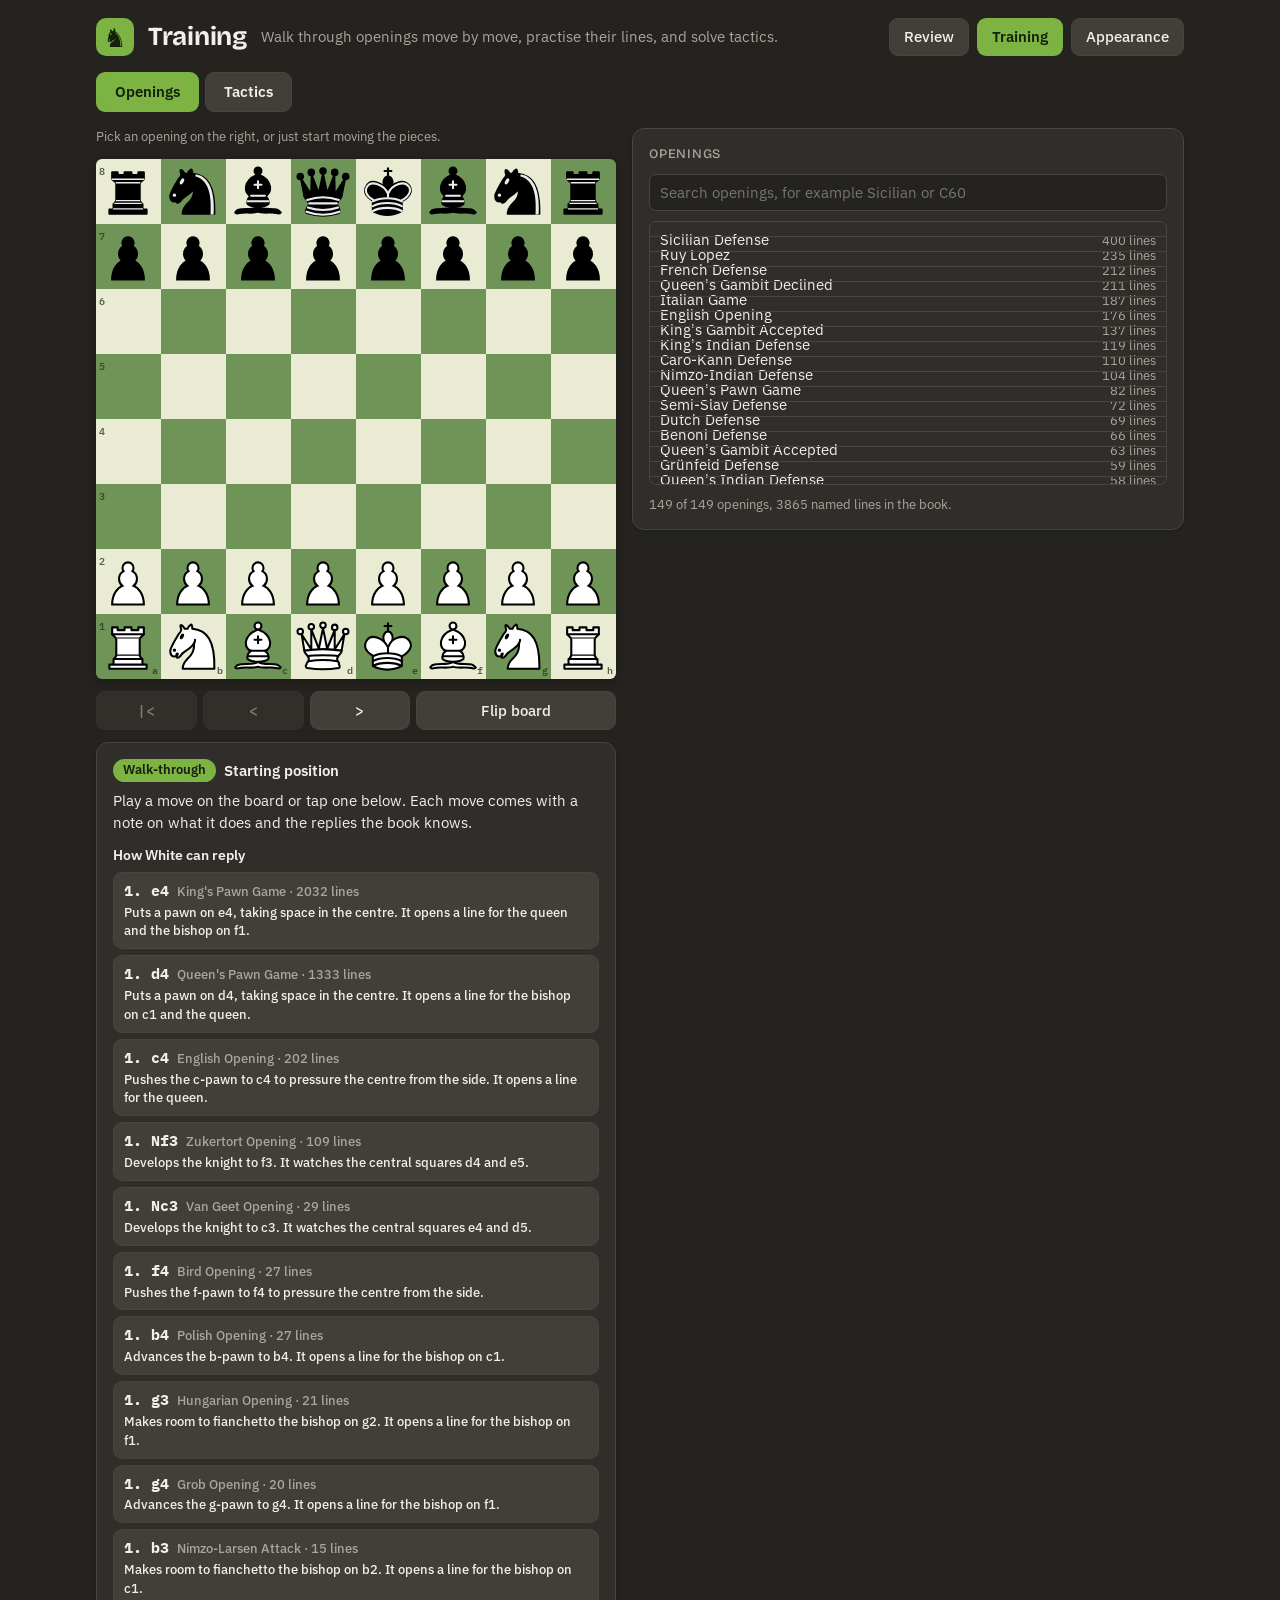
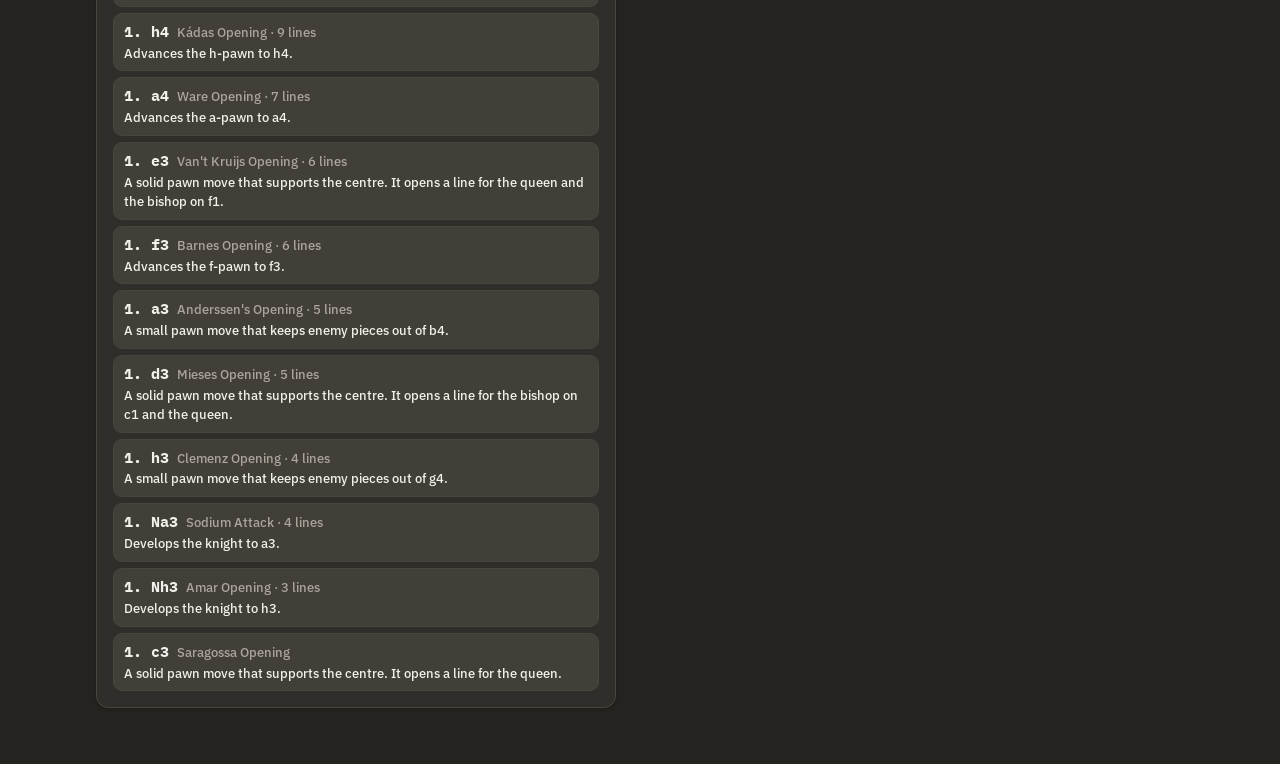
<file: training.html>
<!DOCTYPE html>
<html lang="en">
<head>
<meta charset="utf-8">
<meta name="viewport" content="width=device-width, initial-scale=1">
<title>Chess Training</title>
<link rel="manifest" href="manifest.webmanifest">
<meta name="theme-color" content="#24231f">
<link rel="icon" type="image/png" href="icon-192.png">
<link rel="apple-touch-icon" href="icon-180.png">
<meta name="apple-mobile-web-app-capable" content="yes">
<meta name="mobile-web-app-capable" content="yes">
<link rel="preconnect" href="https://fonts.googleapis.com">
<link href="https://fonts.googleapis.com/css2?family=Bricolage+Grotesque:opsz,wght@12..96,500;12..96,700&family=IBM+Plex+Mono:wght@400;600&family=IBM+Plex+Sans:wght@400;500;600&display=swap" rel="stylesheet">
<script src="appearance.js"></script>
<link rel="stylesheet" href="style.css">
</head>
<body>
<div class="wrap">
  <header class="top">
    <span class="logo" aria-hidden="true">♞</span>
    <h1>Training</h1>
    <p>Walk through openings move by move, practise their lines, and solve tactics.</p>
    <div class="top-nav">
      <a class="btn" href="index.html">Review</a>
      <a class="btn sel" href="training.html" aria-current="page">Training</a>
      <button id="colors-btn" aria-expanded="false" aria-controls="colors">Appearance</button>
    </div>
  </header>

  <section class="panel colors" id="colors" aria-label="Appearance" hidden></section>

  <div class="tabs" role="tablist">
    <button class="tab sel" id="tab-op" role="tab" aria-selected="true">Openings</button>
    <button class="tab" id="tab-tac" role="tab" aria-selected="false">Tactics</button>
  </div>

  <div class="main">
    <div class="left">
      <p class="example-note" id="t-title"></p>
      <div class="board-row"><div id="board" aria-label="Chess board"></div></div>
      <div class="nav" id="t-nav"></div>
      <section class="panel verdict" id="t-info" aria-live="polite"></section>
    </div>

    <div class="right" id="op-side">
      <section class="panel stack">
        <h2>Openings</h2>
        <input class="field" id="op-search" type="search" placeholder="Search openings, for example Sicilian or C60" autocomplete="off" spellcheck="false">
        <div class="list" id="op-fams"></div>
        <p class="fine" id="op-count" style="margin:0"></p>
      </section>
      <section class="panel stack" id="op-fam" hidden></section>
    </div>

    <div class="right" id="tac-side" hidden>
      <section class="panel stack">
        <h2>Tactics</h2>
        <div class="row">
          <button class="tab sel" id="src-set">Puzzle set</button>
          <button class="tab" id="src-mine">My mistakes</button>
        </div>
        <div class="row" id="tac-level-row">
          <label for="tac-level">Level</label>
          <select id="tac-level" class="grow">
            <option value="600-2200">All levels (600 to 2200)</option>
            <option value="600-1000">Beginner (600 to 1000)</option>
            <option value="1000-1400" selected>Improving (1000 to 1400)</option>
            <option value="1400-1800">Club (1400 to 1800)</option>
            <option value="1800-2200">Strong (1800 to 2200)</option>
          </select>
        </div>
        <p id="tac-stats" style="margin:0"></p>
        <p class="fine" id="tac-about" style="margin:0"></p>
        <div class="row" id="tac-mine-row" hidden><button id="tac-clear">Delete my saved mistakes</button></div>
      </section>
    </div>
  </div>
</div>

<script src="chess.js"></script>
<script src="board.js"></script>
<script src="training.js"></script>
</body>
</html>
</file>
<file: style.css>
/* Layout idea: board and the verdict on the current move on the left, the scoresheet (summary, graph, move list) on the right. */
:root {
  /* Dark is the default look. Midnight and Light are the other built-in themes (see appearance.js). */
  --bg: #24231f;
  --surface: #302e2a;
  --btn: #423f39;
  --ink: #f2f0ea;
  --muted: #aaa69c;
  --line: #48453e;
  --accent: #7cb342;
  --accent-ink: #13200a;
  --sq-light: #eaebd3;
  --sq-dark: #6f9457;
  --graph-white: #f1f0ea;
  --graph-black: #191815;
  --c-brilliant: #1aa5a0;
  --c-great: #4a86c9;
  --c-best: #5a9f40;
  --c-excellent: #7daf58;
  --c-good: #8a9a7a;
  --c-inaccuracy: #d9a620;
  --c-mistake: #dd842a;
  --c-miss: #d6566d;
  --c-blunder: #cb3731;
  --c-forced: #8a96a3;
  --c-move: #e6d24a;
  --coord: #27301f;
  --piece-white: #fbfcfd;
  --piece-white-edge: #1c252e;
  --piece-black: #1d242b;
  --piece-black-edge: #ffffff;
  --arrow: #f08a24;
  --pick: #f5d547;
  --font-display: "Bricolage Grotesque", "Trebuchet MS", system-ui, sans-serif;
  --font-body: "IBM Plex Sans", system-ui, -apple-system, "Segoe UI", sans-serif;
  --font-mono: "IBM Plex Mono", ui-monospace, "SF Mono", Menlo, Consolas, monospace;
  color-scheme: dark;
}
:root[data-theme="midnight"] {
  --bg: #10151b;
  --surface: #1a212a;
  --btn: #27313d;
  --ink: #e7ecf1;
  --muted: #93a2b2;
  --line: #2d3845;
  --accent: #7eb0df;
  --accent-ink: #0e1620;
  --graph-white: #dfe5ea;
  --graph-black: #0b0f14;
}
:root[data-theme="light"] {
  --bg: #edf0f3;
  --surface: #ffffff;
  --btn: #ffffff;
  --ink: #17212b;
  --muted: #5a6978;
  --line: #d3dae1;
  --accent: #2c5b88;
  --accent-ink: #ffffff;
  --graph-white: #f4f6f8;
  --graph-black: #2a333d;
  color-scheme: light;
}
* { box-sizing: border-box; }
html, body { margin: 0; }
body {
  background: var(--bg);
  color: var(--ink);
  font-family: var(--font-body);
  font-size: 15px;
  line-height: 1.45;
}
.wrap { max-width: 1120px; margin: 0 auto; padding: 18px 16px 56px; display: flex; flex-direction: column; gap: 16px; }
header.top { display: flex; flex-wrap: wrap; align-items: center; gap: 6px 14px; }
.logo { display: inline-flex; align-items: center; justify-content: center; width: 38px; height: 38px; border-radius: 10px; background: var(--accent); color: var(--accent-ink); font-size: 26px; line-height: 1; flex: 0 0 38px; }
h1 { font-family: var(--font-display); font-weight: 700; font-size: 26px; letter-spacing: -0.01em; margin: 0; text-wrap: balance; }
header.top p { margin: 0; color: var(--muted); flex: 1 1 260px; }
.top-nav { margin-left: auto; display: flex; flex-wrap: wrap; align-items: center; gap: 8px; }
a.btn { display: inline-flex; align-items: center; text-decoration: none; color: inherit; }
a.btn.sel { background: var(--accent); color: var(--accent-ink); border-color: transparent; font-weight: 600; }
h2 { font-family: var(--font-display); font-weight: 500; font-size: 13px; letter-spacing: 0.06em; text-transform: uppercase; color: var(--muted); margin: 0; }
.panel { background: var(--surface); border: 1px solid var(--line); border-radius: 12px; padding: 16px; box-shadow: 0 1px 3px rgba(0,0,0,0.18); }
button, select, textarea { font: inherit; color: inherit; }
button, a.btn { cursor: pointer; border: 1px solid var(--line); background: var(--btn); border-radius: 9px; padding: 7px 14px; min-height: 38px; font-weight: 500; }
button:hover, a.btn:hover { background: color-mix(in srgb, var(--btn) 86%, var(--ink)); }
button:active { transform: translateY(1px); }
button.primary { background: var(--accent); color: var(--accent-ink); border-color: transparent; font-weight: 600; box-shadow: 0 3px 0 color-mix(in srgb, var(--accent) 60%, #000); }
button.primary:hover { background: color-mix(in srgb, var(--accent) 88%, #fff); }
button.primary:active { transform: translateY(2px); box-shadow: 0 1px 0 color-mix(in srgb, var(--accent) 60%, #000); }
button:disabled { opacity: 0.45; cursor: default; transform: none; }
/* compact buttons that sit inside lists and rows */
.mv-btn, .game-btn, .item, .exline button, .cfield button, .note-btns button { min-height: 0; font-weight: 400; }
:focus-visible { outline: 2px solid var(--accent); outline-offset: 2px; }

/* input */
.input { display: flex; flex-direction: column; gap: 10px; }
.input label { font-weight: 600; }
.input .hint { color: var(--muted); font-size: 13px; margin: 0; }
textarea { width: 100%; min-height: 84px; resize: vertical; background: var(--bg); border: 1px solid var(--line); border-radius: 7px; padding: 9px 10px; font-family: var(--font-mono); font-size: 13px; }
.input-row { display: flex; flex-wrap: wrap; align-items: center; gap: 10px; }
select { background: var(--btn); border: 1px solid var(--line); border-radius: 9px; padding: 7px 8px; min-height: 38px; }
.error { color: var(--c-blunder); font-weight: 500; margin: 0; }
.progress { display: flex; align-items: center; gap: 10px; flex: 1 1 220px; min-width: 200px; }
.progress .bar { flex: 1; height: 8px; background: var(--bg); border: 1px solid var(--line); border-radius: 5px; overflow: hidden; }
.progress .bar i { display: block; height: 100%; width: 0; background: var(--accent); }
.progress span { font-size: 13px; color: var(--muted); font-variant-numeric: tabular-nums; white-space: nowrap; }
[hidden] { display: none !important; }
.lookup { display: flex; flex-direction: column; gap: 8px; border-bottom: 1px solid var(--line); padding-bottom: 12px; }
.lookup input { font: inherit; color: inherit; background: var(--bg); border: 1px solid var(--line); border-radius: 7px; padding: 7px 10px; flex: 1 1 160px; min-width: 0; max-width: 260px; }
.lookup .status { margin: 0; font-size: 13px; color: var(--muted); }
.games { display: flex; flex-direction: column; max-height: 232px; overflow-y: auto; border: 1px solid var(--line); border-radius: 7px; }
.game-btn { border: 0; border-radius: 0; border-top: 1px solid var(--line); background: none; text-align: left; padding: 7px 10px; display: flex; flex-wrap: wrap; align-items: center; gap: 4px 10px; }
.game-btn:first-child { border-top: 0; }
.game-btn:hover { background: color-mix(in srgb, var(--accent) 14%, transparent); }
.game-btn .res { font-weight: 600; min-width: 42px; }
.game-btn .res.won { color: var(--c-best); }
.game-btn .res.lost { color: var(--c-blunder); }
.game-btn .res.draw { color: var(--muted); }
.game-btn .meta { margin-left: auto; color: var(--muted); font-size: 13px; }

/* main grid */
.main { display: grid; grid-template-columns: minmax(0, 520px) minmax(0, 1fr); gap: 16px; align-items: start; }
@media (max-width: 860px) { .main { grid-template-columns: minmax(0, 1fr); } }
.left, .right { display: flex; flex-direction: column; gap: 12px; min-width: 0; }
.example-note { font-size: 13px; color: var(--muted); margin: 0; }

/* board */
.board-row { display: flex; gap: 8px; }
.evalbar { position: relative; flex: 0 0 22px; border-radius: 5px; overflow: hidden; background: var(--graph-black); border: 1px solid var(--line); }
.evalbar i { position: absolute; left: 0; right: 0; bottom: 0; background: var(--graph-white); transition: height 0.25s; }
.evalbar.flip i { bottom: auto; top: 0; }
.evalbar b { position: absolute; left: 0; right: 0; text-align: center; font: 600 10px var(--font-mono); z-index: 1; }
.evalbar b.w { bottom: 3px; color: var(--graph-black); }
.evalbar b.b { top: 3px; color: var(--graph-white); }
.evalbar.flip b.w { bottom: auto; top: 3px; }
.evalbar.flip b.b { top: auto; bottom: 3px; }
.board { position: relative; flex: 1; aspect-ratio: 1; box-shadow: 0 2px 8px rgba(0,0,0,0.3); display: grid; grid-template-columns: repeat(8, 1fr); grid-template-rows: repeat(8, 1fr); border-radius: 6px; overflow: hidden; container-type: inline-size; user-select: none; -webkit-user-select: none; }
.sq { position: relative; display: flex; align-items: center; justify-content: center; font-size: 9.6cqw; line-height: 1; }
.sq.l { background: var(--sq-light); }
.sq.d { background: var(--sq-dark); }
.sq.hl::before { content: ""; position: absolute; inset: 0; background: var(--hl, var(--c-forced)); opacity: 0.5; }
.pc { position: relative; width: 100%; height: 100%; display: flex; align-items: center; justify-content: center; background: center / 96% 96% no-repeat; font-family: "Noto Sans Symbols2", "Segoe UI Symbol", "Apple Symbols", "DejaVu Sans", sans-serif; }
.pc.w { --e: var(--piece-white-edge); color: var(--piece-white); text-shadow: 0 0 2px var(--e), 1px 0 var(--e), -1px 0 var(--e), 0 1px var(--e), 0 -1px var(--e), 1px 1px var(--e), -1px -1px var(--e), 1px -1px var(--e), -1px 1px var(--e); }
.pc.b { color: var(--piece-black); text-shadow: 0 0 1px color-mix(in srgb, var(--piece-black-edge) 55%, transparent); }
.pc.lift { opacity: 0.3; }
.ghost { position: fixed; z-index: 50; pointer-events: none; transform: translate(-50%, -50%); line-height: 1; width: 1.302em; height: 1.302em; }
.promo .pc { display: inline-flex; width: 1.25em; height: 1.25em; }
/* Image piece sets: appearance.js sets data-pieces="img" and one --p-* variable per piece. Without it the plain symbols show. */
:root[data-pieces="img"] .pc { color: transparent; text-shadow: none; }
.pc.w.t-k { background-image: var(--p-wk); } .pc.w.t-q { background-image: var(--p-wq); } .pc.w.t-r { background-image: var(--p-wr); }
.pc.w.t-b { background-image: var(--p-wb); } .pc.w.t-n { background-image: var(--p-wn); } .pc.w.t-p { background-image: var(--p-wp); }
.pc.b.t-k { background-image: var(--p-bk); } .pc.b.t-q { background-image: var(--p-bq); } .pc.b.t-r { background-image: var(--p-br); }
.pc.b.t-b { background-image: var(--p-bb); } .pc.b.t-n { background-image: var(--p-bn); } .pc.b.t-p { background-image: var(--p-bp); }
/* Hats: an emoji sitting on top of each piece. */
:root[data-hat] .pc::after { content: var(--hat); position: absolute; left: 52%; top: var(--hat-y, 12%); transform: translate(-50%, -50%) rotate(-10deg); font: 400 0.38em/1 "Apple Color Emoji", "Segoe UI Emoji", "Noto Color Emoji", sans-serif; color: #000; text-shadow: none; pointer-events: none; }
.pc.t-k { --hat-y: 13%; } .pc.t-q { --hat-y: 14%; } .pc.t-b { --hat-y: 14%; } .pc.t-n { --hat-y: 15%; } .pc.t-r { --hat-y: 19%; } .pc.t-p { --hat-y: 27%; }
:root[data-hat="tophat"] { --hat: "🎩"; } :root[data-hat="crown"] { --hat: "👑"; } :root[data-hat="cap"] { --hat: "🧢"; }
:root[data-hat="grad"] { --hat: "🎓"; } :root[data-hat="sun"] { --hat: "👒"; } :root[data-hat="helmet"] { --hat: "🪖"; }
:root[data-hat="mix"] .pc.t-k { --hat: "👑"; } :root[data-hat="mix"] .pc.t-q { --hat: "👒"; } :root[data-hat="mix"] .pc.t-b { --hat: "🎓"; }
:root[data-hat="mix"] .pc.t-n { --hat: "🎩"; } :root[data-hat="mix"] .pc.t-r { --hat: "🪖"; } :root[data-hat="mix"] .pc.t-p { --hat: "🧢"; }
.sq.mine { cursor: grab; touch-action: none; }
.sq.pk::before { content: ""; position: absolute; inset: 0; background: var(--pick); opacity: 0.6; }
.sq.tg::after { content: ""; position: absolute; top: 50%; left: 50%; width: 30%; height: 30%; transform: translate(-50%, -50%); border-radius: 50%; background: var(--pick); box-shadow: 0 0 0 1px rgba(0,0,0,0.3); z-index: 1; }
.sq.tg.cap::after { width: 88%; height: 88%; background: none; border: 0.9cqw solid var(--pick); }
.promo { position: absolute; inset: 0; z-index: 5; display: flex; align-items: center; justify-content: center; gap: 2cqw; background: rgba(0,0,0,0.5); }
.promo button { font-size: 9cqw; line-height: 1; padding: 1.5cqw 2cqw; background: var(--sq-light); min-height: 0; }
.sq .co { position: absolute; font: 600 1.9cqw var(--font-mono); opacity: 0.75; color: var(--coord); }
.sq .co.r { top: 3%; left: 4%; }
.sq .co.f { bottom: 2%; right: 5%; }
.sq .badge { position: absolute; top: -4%; right: -4%; z-index: 3; width: 4.6cqw; height: 4.6cqw; border-radius: 50%; display: flex; align-items: center; justify-content: center; color: var(--hl-ink, #fff); font: 700 2.3cqw var(--font-body); background: var(--hl); box-shadow: 0 1px 3px rgba(0,0,0,0.4); }
.board svg { position: absolute; inset: 0; width: 100%; height: 100%; pointer-events: none; z-index: 2; }
.nav { display: flex; gap: 6px; }
.nav button { flex: 1; font-family: var(--font-mono); padding: 8px 0; }
.nav button.wide { flex: 2; font-family: var(--font-body); }

/* verdict */
.verdict { display: flex; flex-direction: column; gap: 8px; min-height: 132px; }
.verdict .head { display: flex; flex-wrap: wrap; align-items: center; gap: 8px; }
.pill { display: inline-flex; align-items: center; gap: 6px; border-radius: 20px; padding: 2px 10px 2px 3px; font-weight: 600; font-size: 13px; color: var(--hl-ink, #fff); background: var(--hl); }
.pill.ex { --hl: var(--accent); --hl-ink: var(--accent-ink); padding-left: 10px; }
.pill i { font-style: normal; background: rgba(255,255,255,0.25); border-radius: 50%; min-width: 20px; height: 20px; display: inline-flex; align-items: center; justify-content: center; font-size: 11px; }
.verdict .mv { font: 600 17px var(--font-mono); }
.verdict .ev { margin-left: auto; font: 400 13px var(--font-mono); color: var(--muted); }
.verdict p { margin: 0; max-width: 62ch; }
.better { border-top: 1px solid var(--line); padding-top: 8px; font-size: 14px; }
.better b { font-family: var(--font-mono); }
.better .linepv { font-family: var(--font-mono); font-size: 13px; color: var(--muted); }
.better div { margin-top: 3px; }
.better small { display: block; margin-top: 3px; color: var(--muted); }
.exline { display: flex; flex-wrap: wrap; align-items: center; gap: 2px; font: 400 14px var(--font-mono); }
.exline .n { color: var(--muted); padding-left: 4px; }
.exline button { border: 0; background: none; padding: 2px 6px; border-radius: 5px; font: inherit; }
.exline button:hover { background: color-mix(in srgb, var(--accent) 14%, transparent); }
.exline button.sel { background: color-mix(in srgb, var(--accent) 24%, transparent); font-weight: 600; }
.exline button.fut { color: var(--muted); }
.exbtns { display: flex; flex-wrap: wrap; gap: 6px; }

/* appearance panel */
.colors { display: flex; flex-direction: column; gap: 16px; }
.choices { display: flex; flex-wrap: wrap; gap: 8px; }
.choice { display: inline-flex; align-items: center; gap: 8px; padding: 6px 12px; }
.choice.sel, .choice.sel:hover { border-color: var(--accent); box-shadow: 0 0 0 2px var(--accent); }
.choice img { width: 30px; height: 30px; display: block; }
.choice .emo { font-size: 20px; line-height: 1; }
.choice .sw { width: 22px; height: 22px; border-radius: 4px; background: conic-gradient(var(--a) 25%, var(--b) 0 50%, var(--a) 0 75%, var(--b) 0); }
.colors details summary { cursor: pointer; font-weight: 600; }
.colors details[open] summary { margin-bottom: 12px; }
.colors details .cgroup { margin-bottom: 14px; }
.cgroup { display: flex; flex-direction: column; gap: 6px; }
.cgrid { display: grid; grid-template-columns: repeat(auto-fill, minmax(210px, 1fr)); gap: 6px 16px; }
.cfield { display: flex; align-items: center; gap: 8px; min-width: 0; }
.cfield input { flex: 0 0 36px; width: 36px; height: 28px; padding: 0; border: 1px solid var(--line); border-radius: 6px; background: none; cursor: pointer; }
.cfield label { flex: 1; min-width: 0; }
.cfield button { padding: 1px 7px; font-size: 13px; }
.colors .fine { margin: 0; }

/* summary */
.players { display: grid; grid-template-columns: 1fr 1fr; gap: 10px; }
.player { border: 1px solid var(--line); border-radius: 8px; padding: 10px 12px; display: flex; flex-direction: column; gap: 6px; min-width: 0; }
.player .who { display: flex; flex-wrap: wrap; align-items: center; gap: 2px 7px; font-weight: 600; min-width: 0; }
.player .who span.nm { overflow-wrap: break-word; min-width: 0; }
.chip { flex: 0 0 12px; width: 12px; height: 12px; border-radius: 3px; border: 1px solid var(--muted); }
.chip.w { background: var(--piece-white); }
.chip.b { background: var(--piece-black); }
.player .elo { color: var(--muted); font-weight: 400; font-size: 13px; }
.stats { display: flex; gap: 16px; flex-wrap: wrap; }
.stat small { display: block; color: var(--muted); font-size: 12px; }
.stat strong { font-family: var(--font-display); font-weight: 700; font-size: 26px; font-variant-numeric: tabular-nums; line-height: 1.1; }
.counts { width: 100%; border-collapse: collapse; margin-top: 10px; font-variant-numeric: tabular-nums; }
.counts td { padding: 3px 4px; border-top: 1px solid var(--line); }
.counts td.n { text-align: center; width: 22%; font-family: var(--font-mono); }
.counts td.n.zero { color: var(--muted); opacity: 0.55; }
.dot { display: inline-flex; align-items: center; justify-content: center; width: 18px; height: 18px; border-radius: 50%; background: var(--hl); color: var(--hl-ink, #fff); font: 700 9.5px var(--font-body); margin-right: 7px; vertical-align: -3px; }
.fine { font-size: 12.5px; color: var(--muted); margin: 10px 0 0; }

/* graph */
.graph { position: relative; height: 96px; margin-top: 8px; border-radius: 6px; overflow: hidden; background: var(--graph-black); border: 1px solid var(--line); cursor: pointer; }
.graph svg { position: absolute; inset: 0; width: 100%; height: 100%; display: block; }
.graph .mid { position: absolute; left: 0; right: 0; top: 50%; border-top: 1px dashed rgba(128,140,152,0.7); }
.graph .cur { position: absolute; top: 0; bottom: 0; width: 2px; margin-left: -1px; background: var(--accent); }
.graph .pt { position: absolute; width: 8px; height: 8px; margin: -4px 0 0 -4px; border-radius: 50%; background: var(--hl); border: 1.5px solid #fff; }

/* moves */
.moves { max-height: 300px; overflow-y: auto; margin-top: 8px; border: 1px solid var(--line); border-radius: 6px; position: relative; }
.mrow { display: grid; grid-template-columns: 40px 1fr 1fr; align-items: stretch; }
.mrow:nth-child(even) { background: color-mix(in srgb, var(--bg) 55%, transparent); }
.mrow .no { color: var(--muted); font: 400 13px var(--font-mono); padding: 5px 0 5px 8px; }
.mv-btn { border: 0; border-radius: 0; background: none; text-align: left; padding: 5px 8px; font: 400 14px var(--font-mono); display: flex; align-items: center; gap: 6px; }
.mv-btn:hover { background: color-mix(in srgb, var(--accent) 14%, transparent); }
.mv-btn.sel { background: color-mix(in srgb, var(--accent) 24%, transparent); font-weight: 600; }
.mv-btn .dot { margin: 0; flex: 0 0 18px; }
.mv-btn .dot.quiet { background: none; }
@media (prefers-reduced-motion: reduce) { .evalbar i { transition: none; } }

/* training */
.tabs { display: flex; gap: 6px; }
.tab { font-weight: 600; padding: 8px 18px; }
.tab.sel, .tab.sel:hover { background: var(--accent); color: var(--accent-ink); border-color: transparent; }
.field { font: inherit; color: inherit; background: var(--bg); border: 1px solid var(--line); border-radius: 7px; padding: 7px 10px; width: 100%; min-width: 0; }
.stack { display: flex; flex-direction: column; gap: 10px; }
.list { display: flex; flex-direction: column; max-height: 264px; overflow-y: auto; border: 1px solid var(--line); border-radius: 7px; }
.item { border: 0; border-radius: 0; border-top: 1px solid var(--line); background: none; text-align: left; padding: 7px 10px; display: flex; flex-wrap: wrap; align-items: baseline; gap: 2px 8px; }
.item:first-child { border-top: 0; }
.item:hover { background: color-mix(in srgb, var(--accent) 14%, transparent); }
.item.sel { background: color-mix(in srgb, var(--accent) 24%, transparent); font-weight: 600; }
.item .meta { margin-left: auto; color: var(--muted); font-size: 13px; font-weight: 400; }
.item .san { flex-basis: 100%; font: 400 12.5px var(--font-mono); color: var(--muted); }
.st { flex: 0 0 10px; width: 10px; height: 10px; border-radius: 50%; border: 1px solid var(--muted); align-self: center; }
.st.part { background: var(--c-inaccuracy); border-color: transparent; }
.st.known { background: var(--c-best); border-color: transparent; }
.replies { display: flex; flex-direction: column; gap: 6px; }
.reply { text-align: left; display: flex; flex-wrap: wrap; align-items: baseline; gap: 2px 8px; padding: 7px 10px; }
.reply b { font-family: var(--font-mono); }
.reply .rn { color: var(--muted); font-size: 13px; }
.reply small { flex-basis: 100%; font-size: 13px; }
.reply.next { border-color: var(--accent); }
.verdict h3 { font: 600 14px var(--font-body); margin: 4px 0 0; }
.verdict .name { font-weight: 600; }
.verdict a { color: var(--accent); }
.msg-bad { color: var(--c-blunder); font-weight: 500; }
.msg-good { color: var(--c-best); font-weight: 500; }
.row { display: flex; flex-wrap: wrap; align-items: center; gap: 8px; }
.row .grow { flex: 1 1 140px; min-width: 0; }
.note-btns { display: inline-flex; flex-wrap: wrap; gap: 6px; margin-left: 6px; vertical-align: middle; }
.note-btns button { padding: 2px 9px; font-size: 13px; }
</file>
